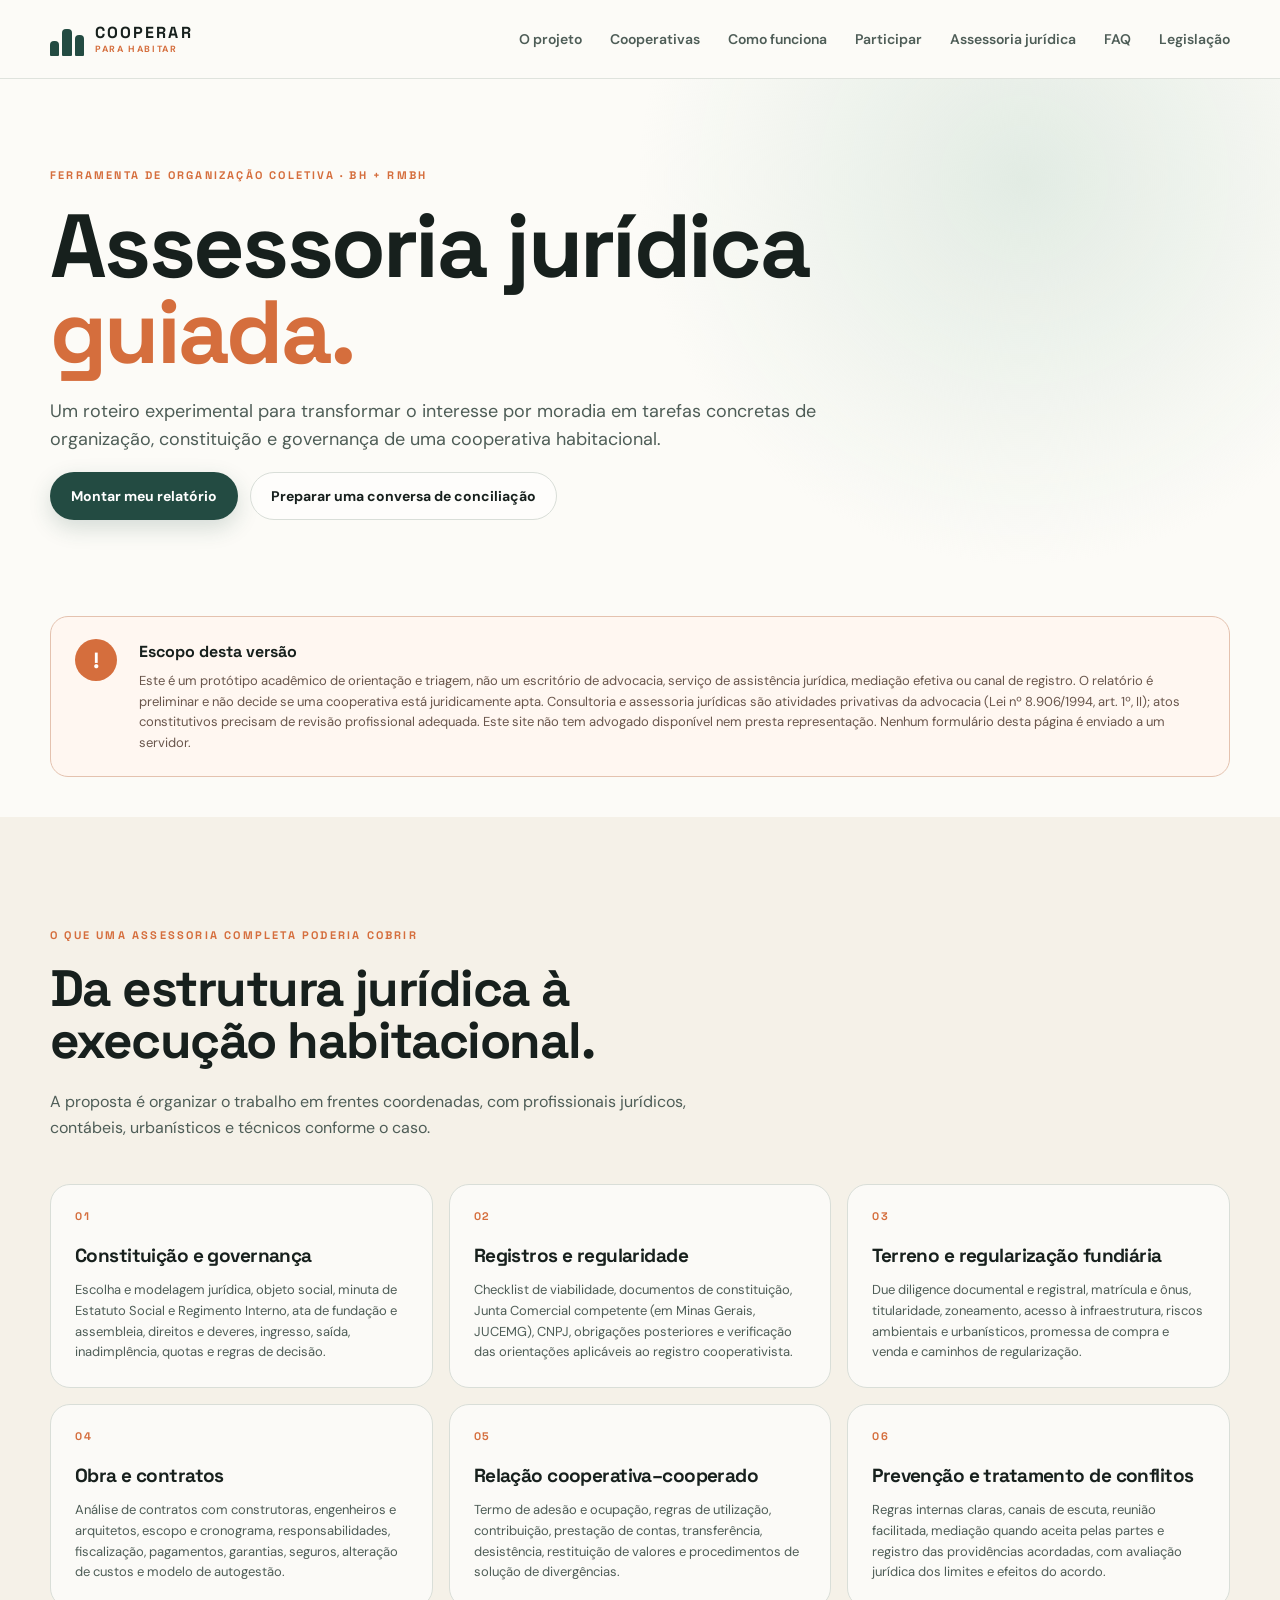
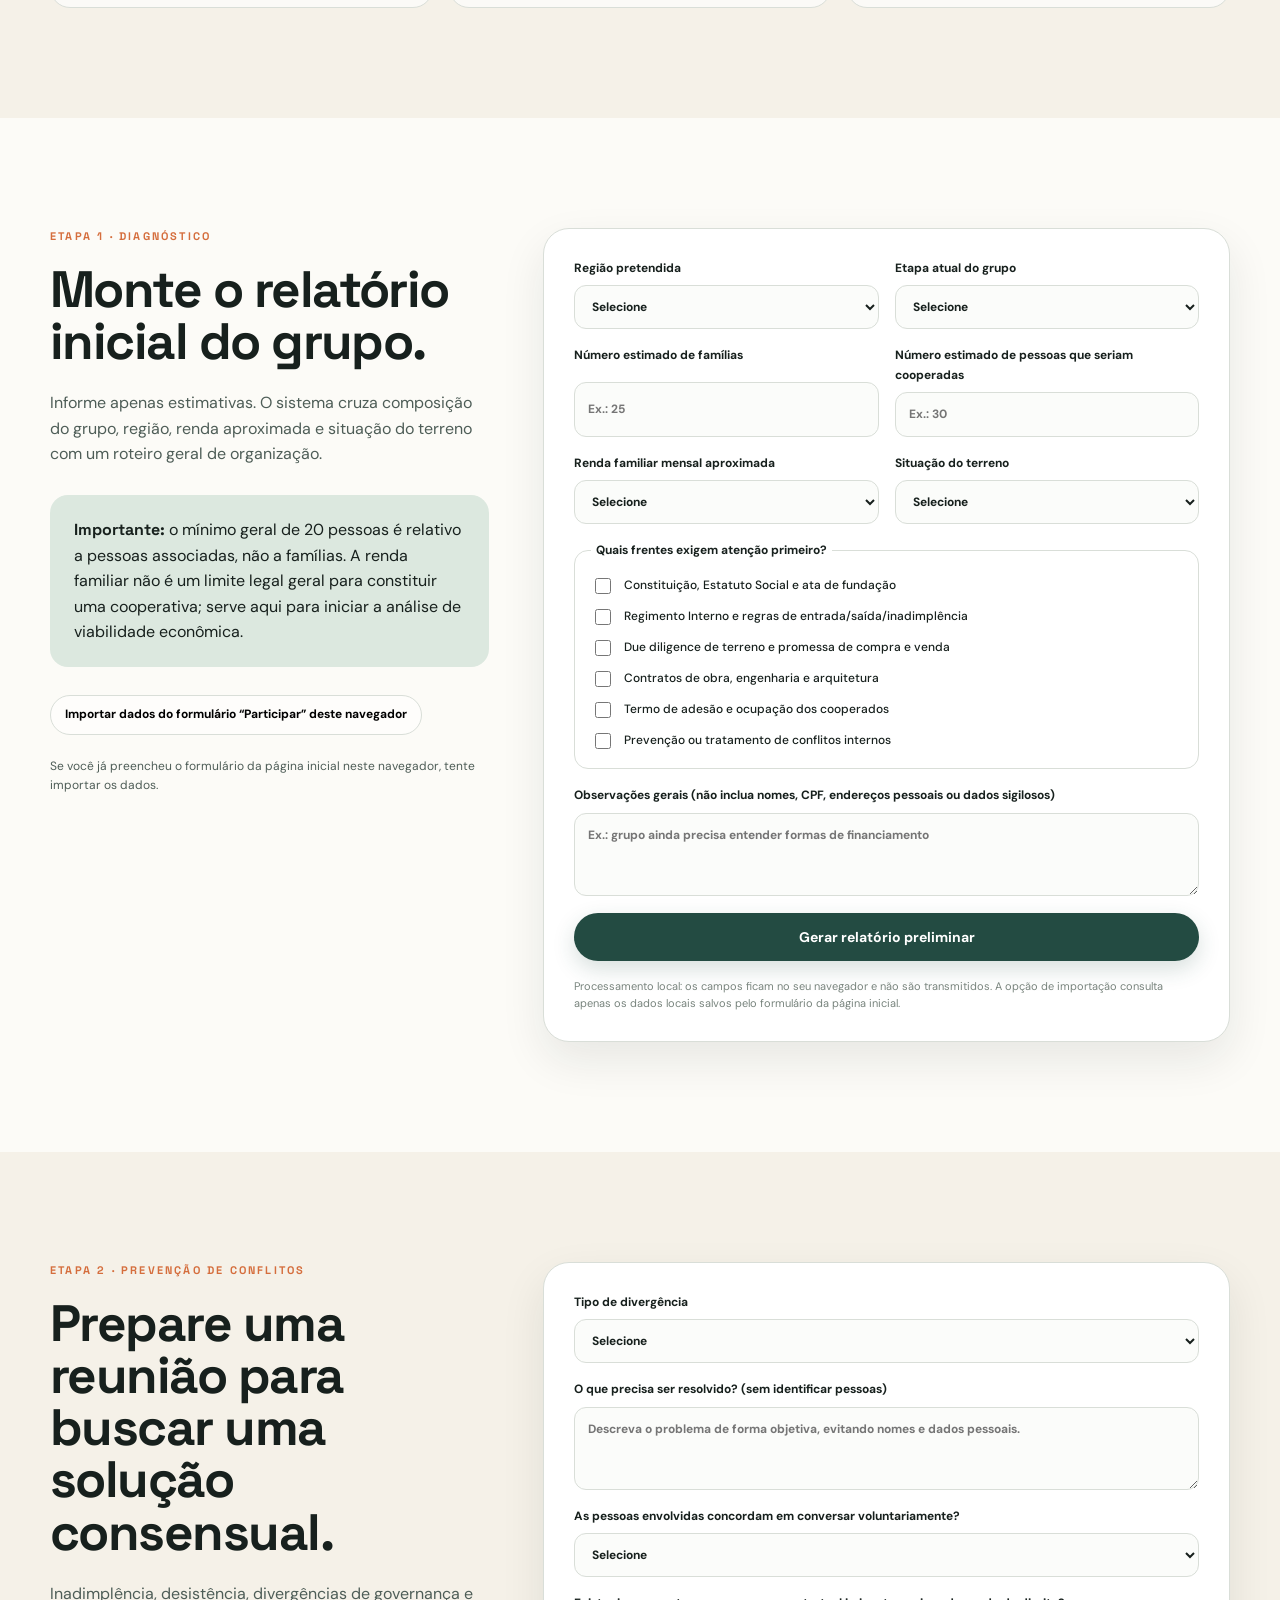
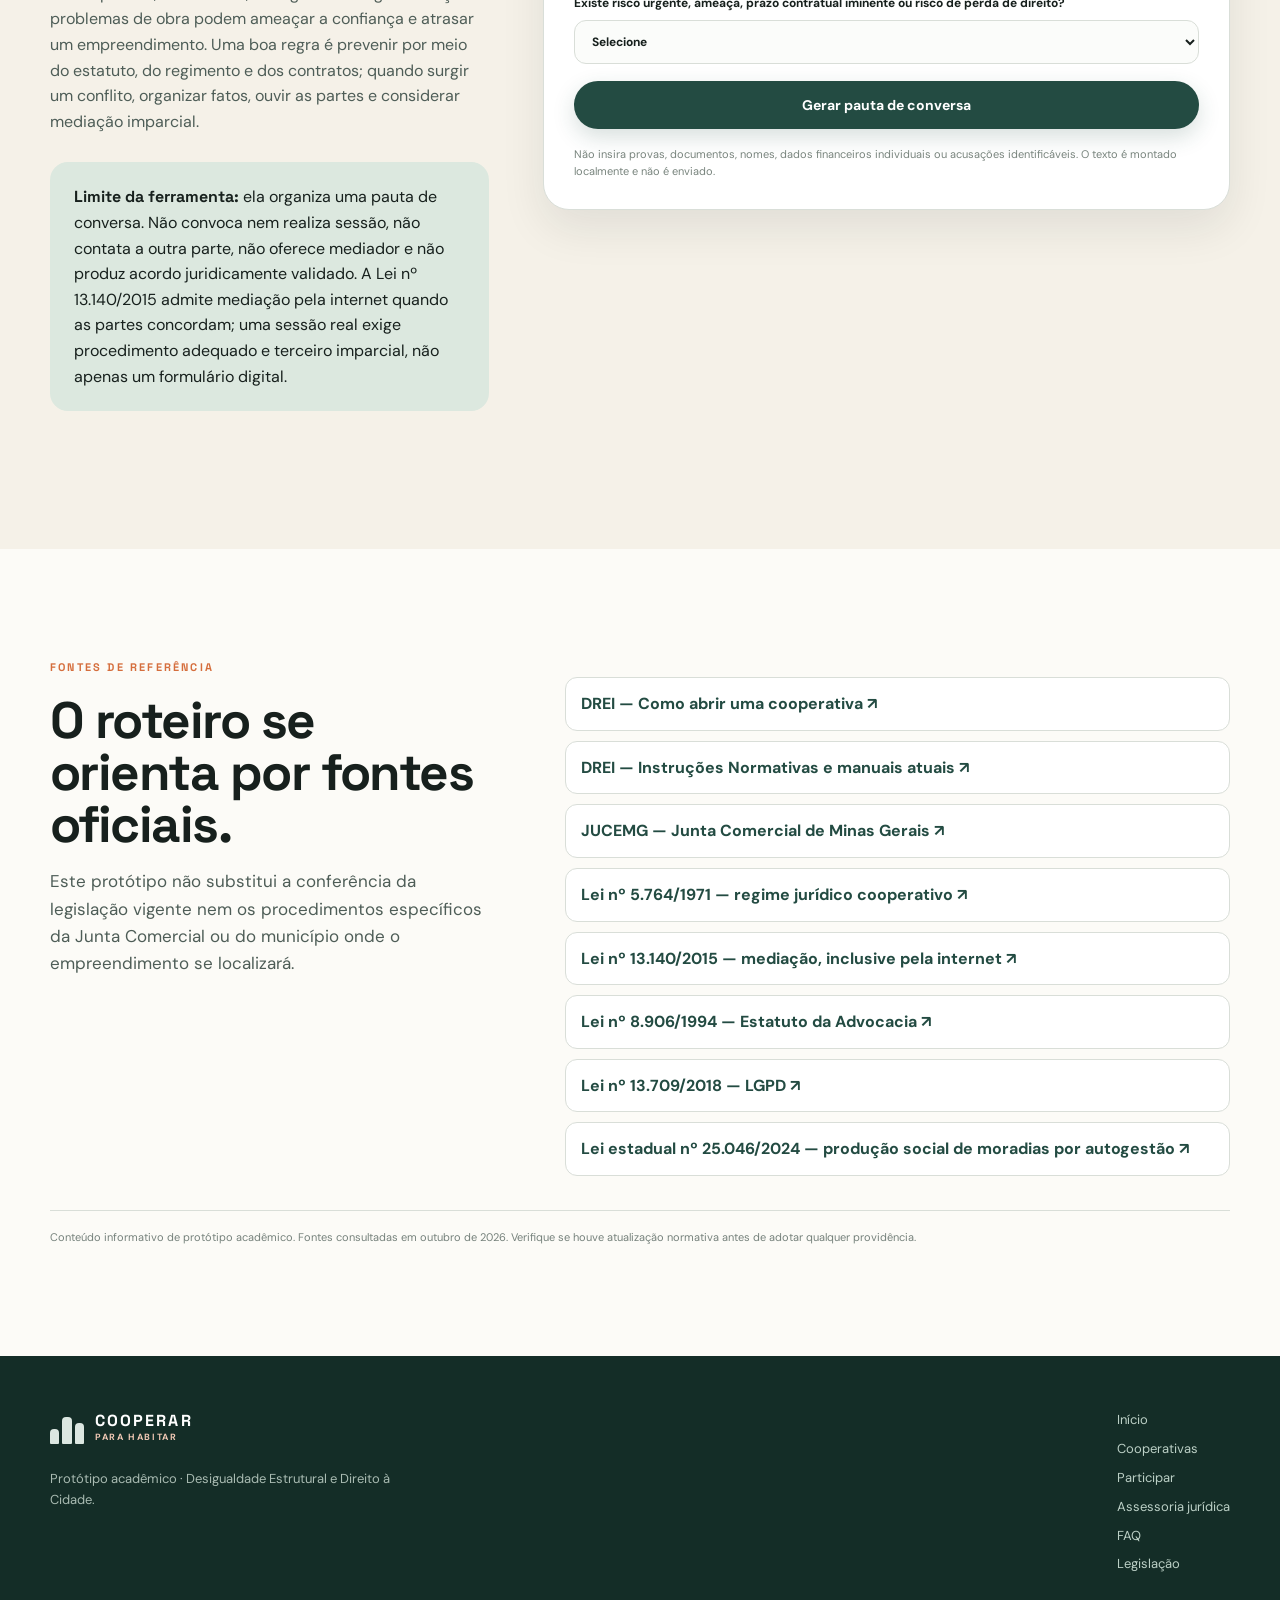
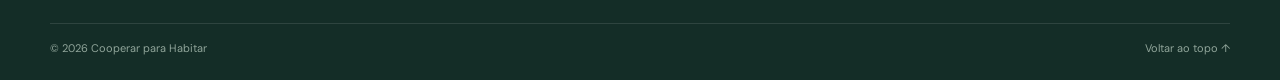
<file: assessoria-juridica.html>
<!DOCTYPE html>
<html lang="pt-BR">
<head>
  <meta charset="UTF-8">
  <meta name="viewport" content="width=device-width, initial-scale=1.0">
  <meta name="description" content="Roteiro experimental de constituição, governança e prevenção de conflitos em cooperativas habitacionais de BH e RMBH.">
  <title>Assessoria Jurídica Guiada | Cooperar para Habitar</title>
  <link rel="preconnect" href="https://fonts.googleapis.com">
  <link rel="preconnect" href="https://fonts.gstatic.com" crossorigin>
  <link href="https://fonts.googleapis.com/css2?family=DM+Sans:wght@400;500;600;700&family=Space+Grotesk:wght@500;600;700&display=swap" rel="stylesheet">
  <link rel="stylesheet" href="css/style.css">
</head>
<body>
  <header class="site-header" id="topo">
    <div class="container nav-wrap">
      <a class="brand" href="index.html" aria-label="Cooperar para Habitar - página inicial">
        <span class="brand-mark" aria-hidden="true"><span></span><span></span><span></span></span>
        <span class="brand-text"><strong>COOPERAR</strong><small>PARA HABITAR</small></span>
      </a>
      <button class="nav-toggle" id="navToggle" aria-label="Abrir menu" aria-expanded="false"><span></span><span></span><span></span></button>
      <nav class="site-nav" id="siteNav" aria-label="Navegação principal">
        <a href="index.html#projeto">O projeto</a>
        <a href="cooperativas.html">Cooperativas</a>
        <a href="index.html#como-funciona">Como funciona</a>
        <a href="index.html#participar">Participar</a>
        <a href="assessoria-juridica.html" aria-current="page">Assessoria jurídica</a>
        <a href="faq.html">FAQ</a>
        <a href="legislacao.html">Legislação</a>
      </nav>
    </div>
  </header>

  <main>
    <section class="info-hero legaltech-hero">
      <div class="container">
        <p class="eyebrow">FERRAMENTA DE ORGANIZAÇÃO COLETIVA · BH + RMBH</p>
        <h1>Assessoria jurídica<br><em>guiada.</em></h1>
        <p class="lede">Um roteiro experimental para transformar o interesse por moradia em tarefas concretas de organização, constituição e governança de uma cooperativa habitacional.</p>
        <div class="hero-actions">
          <a class="button button-primary" href="#diagnostico">Montar meu relatório</a>
          <a class="button button-ghost" href="#conflitos">Preparar uma conversa de conciliação</a>
        </div>
      </div>
    </section>

    <section class="section section-light legal-disclaimer-section">
      <div class="container">
        <div class="legal-disclaimer">
          <div class="disclaimer-icon" aria-hidden="true">!</div>
          <div>
            <strong>Escopo desta versão</strong>
            <p>Este é um protótipo acadêmico de orientação e triagem, não um escritório de advocacia, serviço de assistência jurídica, mediação efetiva ou canal de registro. O relatório é preliminar e não decide se uma cooperativa está juridicamente apta. Consultoria e assessoria jurídicas são atividades privativas da advocacia (Lei nº 8.906/1994, art. 1º, II); atos constitutivos precisam de revisão profissional adequada. Este site não tem advogado disponível nem presta representação. Nenhum formulário desta página é enviado a um servidor.</p>
          </div>
        </div>
      </div>
    </section>

    <section class="section section-cream" id="escopo">
      <div class="container">
        <div class="section-heading narrow">
          <p class="eyebrow">O QUE UMA ASSESSORIA COMPLETA PODERIA COBRIR</p>
          <h2>Da estrutura jurídica à execução habitacional.</h2>
          <p>A proposta é organizar o trabalho em frentes coordenadas, com profissionais jurídicos, contábeis, urbanísticos e técnicos conforme o caso.</p>
        </div>
        <div class="service-grid">
          <article class="service-card"><span>01</span><h3>Constituição e governança</h3><p>Escolha e modelagem jurídica, objeto social, minuta de Estatuto Social e Regimento Interno, ata de fundação e assembleia, direitos e deveres, ingresso, saída, inadimplência, quotas e regras de decisão.</p></article>
          <article class="service-card"><span>02</span><h3>Registros e regularidade</h3><p>Checklist de viabilidade, documentos de constituição, Junta Comercial competente (em Minas Gerais, JUCEMG), CNPJ, obrigações posteriores e verificação das orientações aplicáveis ao registro cooperativista.</p></article>
          <article class="service-card"><span>03</span><h3>Terreno e regularização fundiária</h3><p>Due diligence documental e registral, matrícula e ônus, titularidade, zoneamento, acesso à infraestrutura, riscos ambientais e urbanísticos, promessa de compra e venda e caminhos de regularização.</p></article>
          <article class="service-card"><span>04</span><h3>Obra e contratos</h3><p>Análise de contratos com construtoras, engenheiros e arquitetos, escopo e cronograma, responsabilidades, fiscalização, pagamentos, garantias, seguros, alteração de custos e modelo de autogestão.</p></article>
          <article class="service-card"><span>05</span><h3>Relação cooperativa–cooperado</h3><p>Termo de adesão e ocupação, regras de utilização, contribuição, prestação de contas, transferência, desistência, restituição de valores e procedimentos de solução de divergências.</p></article>
          <article class="service-card"><span>06</span><h3>Prevenção e tratamento de conflitos</h3><p>Regras internas claras, canais de escuta, reunião facilitada, mediação quando aceita pelas partes e registro das providências acordadas, com avaliação jurídica dos limites e efeitos do acordo.</p></article>
        </div>
      </div>
    </section>

    <section class="section section-light" id="diagnostico">
      <div class="container legaltech-layout">
        <div class="section-heading">
          <p class="eyebrow">ETAPA 1 · DIAGNÓSTICO</p>
          <h2>Monte o relatório inicial do grupo.</h2>
          <p>Informe apenas estimativas. O sistema cruza composição do grupo, região, renda aproximada e situação do terreno com um roteiro geral de organização.</p>
          <div class="callout"><strong>Importante:</strong> o mínimo geral de 20 pessoas é relativo a pessoas associadas, não a famílias. A renda familiar não é um limite legal geral para constituir uma cooperativa; serve aqui para iniciar a análise de viabilidade econômica.</div>
          <button class="button button-ghost button-small" id="importInterestData" type="button">Importar dados do formulário “Participar” deste navegador</button>
          <p class="small-muted" id="importStatus" role="status" aria-live="polite">Se você já preencheu o formulário da página inicial neste navegador, tente importar os dados.</p>
        </div>

        <div class="interest-form-card legaltech-form-card">
          <form id="legalAssessmentForm">
            <div class="form-row">
              <label>Região pretendida
                <select id="assessmentRegion" required>
                  <option value="">Selecione</option>
                  <option>Barreiro</option><option>Centro-Sul</option><option>Leste</option><option>Nordeste</option><option>Noroeste</option><option>Norte</option><option>Oeste</option><option>Pampulha</option><option>Venda Nova</option><option>RMBH (fora de BH)</option><option>A definir</option>
                </select>
              </label>
              <label>Etapa atual do grupo
                <select id="groupStage" required>
                  <option value="">Selecione</option>
                  <option value="explorando">Apenas pesquisando a ideia</option>
                  <option value="formando">Reunindo pessoas interessadas</option>
                  <option value="reunioes">Já realiza reuniões de organização</option>
                  <option value="constituida">A cooperativa já foi constituída</option>
                </select>
              </label>
            </div>
            <div class="form-row">
              <label>Número estimado de famílias
                <input id="assessmentFamilies" type="number" min="1" max="10000" inputmode="numeric" placeholder="Ex.: 25" required>
              </label>
              <label>Número estimado de pessoas que seriam cooperadas
                <input id="assessmentMembers" type="number" min="1" max="100000" inputmode="numeric" placeholder="Ex.: 30" required>
              </label>
            </div>
            <div class="form-row">
              <label>Renda familiar mensal aproximada
                <select id="assessmentIncome" required>
                  <option value="">Selecione</option>
                  <option>Até 1 salário mínimo</option>
                  <option>Mais de 1 até 2 salários mínimos</option>
                  <option>Mais de 2 até 3 salários mínimos</option>
                  <option>Mais de 3 até 5 salários mínimos</option>
                  <option>Mais de 5 salários mínimos</option>
                  <option>Grupo com rendas variadas</option>
                  <option>Não sabemos ainda</option>
                </select>
              </label>
              <label>Situação do terreno
                <select id="landStatus" required>
                  <option value="">Selecione</option>
                  <option value="none">Ainda não identificamos um terreno</option>
                  <option value="identified">Há um terreno em vista, sem análise técnica/jurídica</option>
                  <option value="reviewing">A análise documental/técnica está em andamento</option>
                  <option value="acquired">O grupo já adquiriu ou controla o terreno</option>
                </select>
              </label>
            </div>
            <fieldset class="check-fieldset">
              <legend>Quais frentes exigem atenção primeiro?</legend>
              <label class="check-line"><input type="checkbox" name="legalNeeds" value="Constituição, Estatuto Social e ata de fundação"> Constituição, Estatuto Social e ata de fundação</label>
              <label class="check-line"><input type="checkbox" name="legalNeeds" value="Regimento Interno e regras de entrada/saída/inadimplência"> Regimento Interno e regras de entrada/saída/inadimplência</label>
              <label class="check-line"><input type="checkbox" name="legalNeeds" value="Due diligence de terreno e promessa de compra e venda"> Due diligence de terreno e promessa de compra e venda</label>
              <label class="check-line"><input type="checkbox" name="legalNeeds" value="Contratos de obra, engenharia e arquitetura"> Contratos de obra, engenharia e arquitetura</label>
              <label class="check-line"><input type="checkbox" name="legalNeeds" value="Termo de adesão e ocupação dos cooperados"> Termo de adesão e ocupação dos cooperados</label>
              <label class="check-line"><input type="checkbox" name="legalNeeds" value="Prevenção ou tratamento de conflitos internos"> Prevenção ou tratamento de conflitos internos</label>
            </fieldset>
            <label>Observações gerais (não inclua nomes, CPF, endereços pessoais ou dados sigilosos)
              <textarea id="assessmentNotes" rows="3" placeholder="Ex.: grupo ainda precisa entender formas de financiamento"></textarea>
            </label>
            <button class="button button-primary" type="submit">Gerar relatório preliminar</button>
            <p class="privacy-note">Processamento local: os campos ficam no seu navegador e não são transmitidos. A opção de importação consulta apenas os dados locais salvos pelo formulário da página inicial.</p>
          </form>
        </div>
      </div>

      <div class="container report-wrap" id="reportWrap" hidden>
        <div class="report-header"><div><p class="eyebrow">RESULTADO DO ROTEIRO</p><h2>Relatório preliminar</h2></div><div class="report-actions"><button class="button button-ghost button-small" id="downloadReport" type="button">Baixar relatório (.txt)</button><button class="button button-ghost button-small" id="printReport" type="button">Imprimir / salvar PDF</button></div></div>
        <div class="report-sheet" id="reportContent" aria-live="polite"></div>
      </div>
    </section>

    <section class="section section-cream" id="conflitos">
      <div class="container legaltech-layout">
        <div class="section-heading">
          <p class="eyebrow">ETAPA 2 · PREVENÇÃO DE CONFLITOS</p>
          <h2>Prepare uma reunião para buscar uma solução consensual.</h2>
          <p>Inadimplência, desistência, divergências de governança e problemas de obra podem ameaçar a confiança e atrasar um empreendimento. Uma boa regra é prevenir por meio do estatuto, do regimento e dos contratos; quando surgir um conflito, organizar fatos, ouvir as partes e considerar mediação imparcial.</p>
          <div class="callout"><strong>Limite da ferramenta:</strong> ela organiza uma pauta de conversa. Não convoca nem realiza sessão, não contata a outra parte, não oferece mediador e não produz acordo juridicamente validado. A Lei nº 13.140/2015 admite mediação pela internet quando as partes concordam; uma sessão real exige procedimento adequado e terceiro imparcial, não apenas um formulário digital.</div>
        </div>
        <div class="interest-form-card legaltech-form-card">
          <form id="conflictForm">
            <label>Tipo de divergência
              <select id="conflictType" required>
                <option value="">Selecione</option>
                <option value="inadimplencia">Inadimplência ou atraso de contribuição</option>
                <option value="desistencia">Desistência, saída ou restituição de valores</option>
                <option value="governanca">Governança, assembleia, votação ou transparência</option>
                <option value="obra">Obra, cronograma, orçamento ou contrato com terceiros</option>
                <option value="terreno">Terreno, titularidade ou regularização</option>
                <option value="relacional">Conflito interpessoal ou quebra de confiança</option>
              </select>
            </label>
            <label>O que precisa ser resolvido? (sem identificar pessoas)
              <textarea id="conflictIssue" rows="3" required placeholder="Descreva o problema de forma objetiva, evitando nomes e dados pessoais."></textarea>
            </label>
            <label>As pessoas envolvidas concordam em conversar voluntariamente?
              <select id="conflictWillingness" required><option value="">Selecione</option><option value="yes">Sim</option><option value="unknown">Ainda não sabemos</option><option value="no">Não</option></select>
            </label>
            <label>Existe risco urgente, ameaça, prazo contratual iminente ou risco de perda de direito?
              <select id="conflictUrgency" required><option value="">Selecione</option><option value="no">Não identificado</option><option value="yes">Sim / não temos certeza</option></select>
            </label>
            <button class="button button-primary" type="submit">Gerar pauta de conversa</button>
            <p class="privacy-note">Não insira provas, documentos, nomes, dados financeiros individuais ou acusações identificáveis. O texto é montado localmente e não é enviado.</p>
          </form>
        </div>
      </div>
      <div class="container report-wrap" id="conflictReportWrap" hidden>
        <div class="report-header"><div><p class="eyebrow">PREPARAÇÃO PARA CONVERSA</p><h2>Pauta sugerida</h2></div><div class="report-actions"><button class="button button-ghost button-small" id="downloadConflict" type="button">Baixar pauta (.txt)</button></div></div>
        <div class="report-sheet" id="conflictReportContent" aria-live="polite"></div>
      </div>
    </section>

    <section class="section section-light">
      <div class="container sources-section">
        <div><p class="eyebrow">FONTES DE REFERÊNCIA</p><h2>O roteiro se orienta por fontes oficiais.</h2><p>Este protótipo não substitui a conferência da legislação vigente nem os procedimentos específicos da Junta Comercial ou do município onde o empreendimento se localizará.</p></div>
        <div class="link-list">
          <a href="https://www.gov.br/empresas-e-negocios/pt-br/drei/orientacoes-de-abertura/quero-abrir/quero-abrir-uma-cooperativa" target="_blank" rel="noopener noreferrer">DREI — Como abrir uma cooperativa ↗</a>
          <a href="https://www.gov.br/empresas-e-negocios/pt-br/drei/legislacao/instrucoes-normativas" target="_blank" rel="noopener noreferrer">DREI — Instruções Normativas e manuais atuais ↗</a>
          <a href="https://www.jucemg.mg.gov.br/" target="_blank" rel="noopener noreferrer">JUCEMG — Junta Comercial de Minas Gerais ↗</a>
          <a href="https://www.planalto.gov.br/ccivil_03/leis/l5764.htm" target="_blank" rel="noopener noreferrer">Lei nº 5.764/1971 — regime jurídico cooperativo ↗</a>
          <a href="https://www.planalto.gov.br/ccivil_03/_ato2015-2018/2015/lei/l13140.htm" target="_blank" rel="noopener noreferrer">Lei nº 13.140/2015 — mediação, inclusive pela internet ↗</a>
          <a href="https://www.planalto.gov.br/ccivil_03/leis/l8906.htm" target="_blank" rel="noopener noreferrer">Lei nº 8.906/1994 — Estatuto da Advocacia ↗</a>
          <a href="https://www.planalto.gov.br/ccivil_03/_ato2015-2018/2018/lei/l13709.htm" target="_blank" rel="noopener noreferrer">Lei nº 13.709/2018 — LGPD ↗</a>
          <a href="https://www.almg.gov.br/legislacao-mineira/LEI/25046/2024/" target="_blank" rel="noopener noreferrer">Lei estadual nº 25.046/2024 — produção social de moradias por autogestão ↗</a>
        </div>
      </div>
      <div class="container verify">Conteúdo informativo de protótipo acadêmico. Fontes consultadas em outubro de 2026. Verifique se houve atualização normativa antes de adotar qualquer providência.</div>
    </section>
  </main>

  <footer class="site-footer">
    <div class="container footer-grid">
      <div><a class="brand footer-brand" href="index.html"><span class="brand-mark" aria-hidden="true"><span></span><span></span><span></span></span><span class="brand-text"><strong>COOPERAR</strong><small>PARA HABITAR</small></span></a><p>Protótipo acadêmico · Desigualdade Estrutural e Direito à Cidade.</p></div>
      <div class="footer-links"><a href="index.html">Início</a><a href="cooperativas.html">Cooperativas</a><a href="index.html#participar">Participar</a><a href="assessoria-juridica.html">Assessoria jurídica</a><a href="faq.html">FAQ</a><a href="legislacao.html">Legislação</a></div>
    </div>
    <div class="container footer-bottom"><span>© 2026 Cooperar para Habitar</span><a href="#topo">Voltar ao topo ↑</a></div>
  </footer>
  <script src="js/script.js"></script>
</body>
</html>
</file>
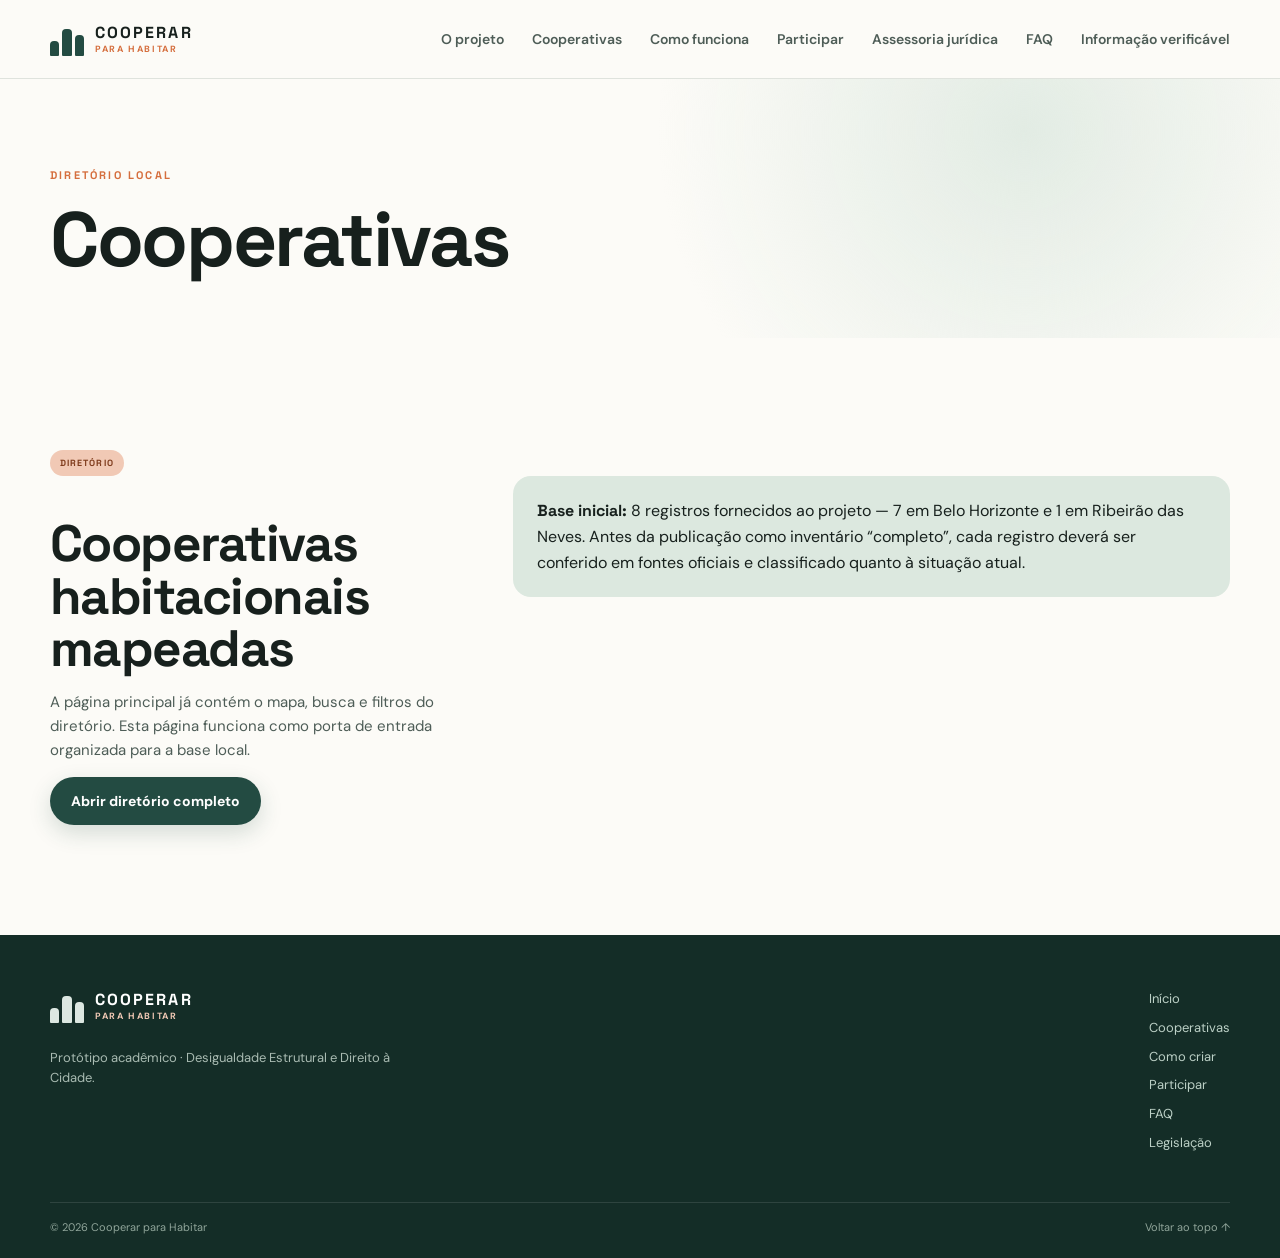
<file: cooperativas.html>
<!DOCTYPE html>
<html lang="pt-BR">
<head>
<meta charset="UTF-8"><meta name="viewport" content="width=device-width, initial-scale=1.0">
<meta name="description" content="Cooperativas — Cooperar para Habitar">
<title>Cooperativas | Cooperar para Habitar</title>
<link rel="preconnect" href="https://fonts.googleapis.com"><link rel="preconnect" href="https://fonts.gstatic.com" crossorigin>
<link href="https://fonts.googleapis.com/css2?family=DM+Sans:wght@400;500;600;700&family=Space+Grotesk:wght@500;600;700&display=swap" rel="stylesheet">
<link rel="stylesheet" href="css/style.css">
</head>
<body><header class="site-header" id="topo">
  <div class="container nav-wrap">
    <a class="brand" href="index.html" aria-label="Cooperar para Habitar - página inicial">
      <span class="brand-mark" aria-hidden="true"><span></span><span></span><span></span></span>
      <span class="brand-text"><strong>COOPERAR</strong><small>PARA HABITAR</small></span>
    </a>
    <button class="nav-toggle" id="navToggle" aria-label="Abrir menu" aria-expanded="false"><span></span><span></span><span></span></button>
    <nav class="site-nav" id="siteNav" aria-label="Navegação principal">
      <a href="index.html#projeto">O projeto</a>
      <a href="cooperativas.html">Cooperativas</a>
      <a href="index.html#como-funciona">Como funciona</a>
      <a href="index.html#participar">Participar</a>
      <a href="assessoria-juridica.html">Assessoria jurídica</a>
      <a href="faq.html">FAQ</a>
      <a href="legislacao.html">Informação verificável</a>
    </nav>
  </div>
</header>
<main>
<section class="info-hero"><div class="container"><p class="eyebrow">DIRETÓRIO LOCAL</p><h1 style="font-size:clamp(2.8rem,6vw,5.2rem)">Cooperativas</h1></div></section>
<section class="section section-light"><div class="container prose"><div class="info-layout"><div><span class="badge-note">Diretório</span><h2>Cooperativas habitacionais mapeadas</h2><p>A página principal já contém o mapa, busca e filtros do diretório. Esta página funciona como porta de entrada organizada para a base local.</p><a class="button button-primary" href="index.html#cooperativas">Abrir diretório completo</a></div><div class="callout"><strong>Base inicial:</strong> 8 registros fornecidos ao projeto — 7 em Belo Horizonte e 1 em Ribeirão das Neves. Antes da publicação como inventário “completo”, cada registro deverá ser conferido em fontes oficiais e classificado quanto à situação atual.</div></div></div></section>
</main><footer class="site-footer">
  <div class="container footer-grid">
    <div>
      <a class="brand footer-brand" href="index.html"><span class="brand-mark" aria-hidden="true"><span></span><span></span><span></span></span><span class="brand-text"><strong>COOPERAR</strong><small>PARA HABITAR</small></span></a>
      <p>Protótipo acadêmico · Desigualdade Estrutural e Direito à Cidade.</p>
    </div>
    <div class="footer-links">
      <a href="index.html">Início</a><a href="cooperativas.html">Cooperativas</a><a href="assessoria-juridica.html#diagnostico">Como criar</a><a href="index.html#participar">Participar</a><a href="faq.html">FAQ</a><a href="legislacao.html">Legislação</a>
    </div>
  </div>
  <div class="container footer-bottom"><span>© 2026 Cooperar para Habitar</span><a href="#topo">Voltar ao topo ↑</a></div>
</footer>
<script src="js/script.js"></script>
</body></html>
</file>
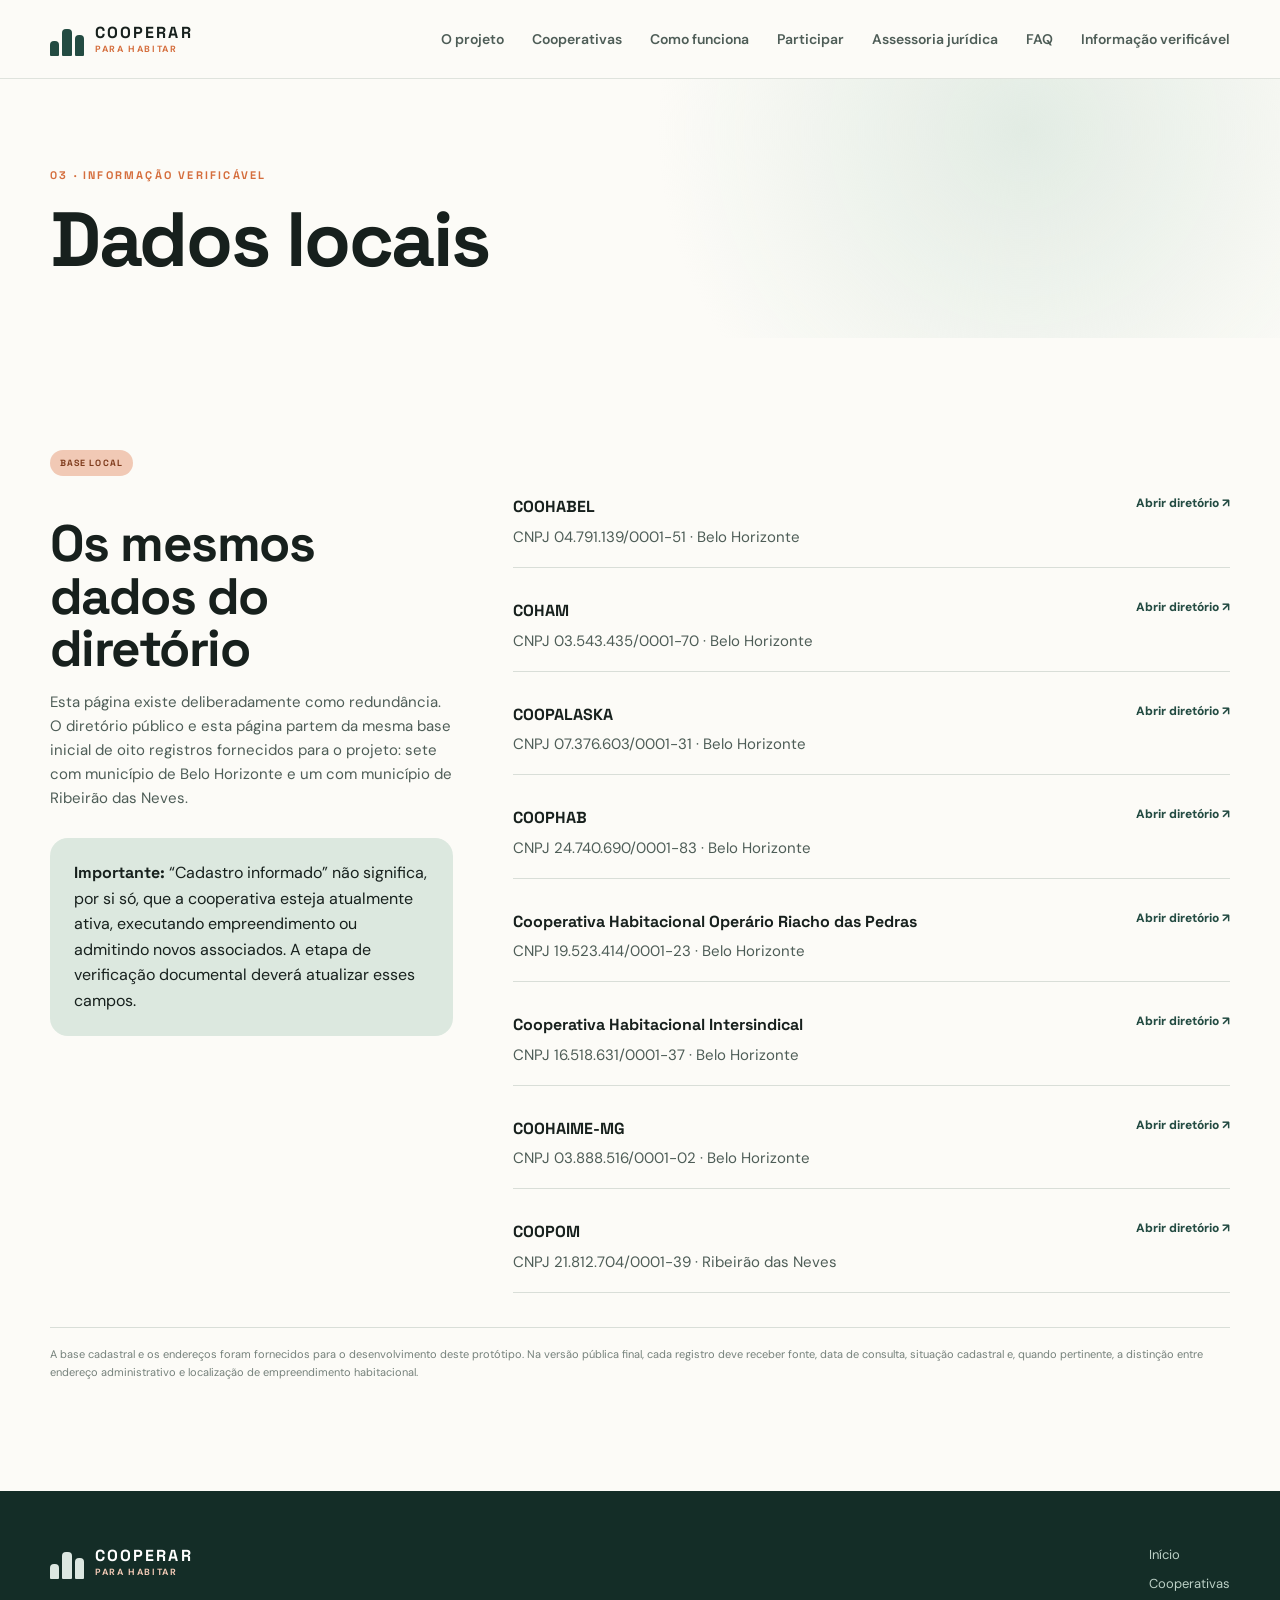
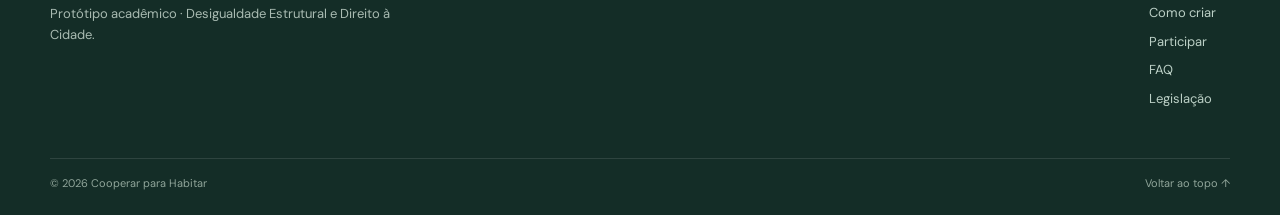
<file: dados-locais.html>
<!DOCTYPE html>
<html lang="pt-BR">
<head>
<meta charset="UTF-8"><meta name="viewport" content="width=device-width, initial-scale=1.0">
<meta name="description" content="Dados locais — Cooperar para Habitar">
<title>Dados locais | Cooperar para Habitar</title>
<link rel="preconnect" href="https://fonts.googleapis.com"><link rel="preconnect" href="https://fonts.gstatic.com" crossorigin>
<link href="https://fonts.googleapis.com/css2?family=DM+Sans:wght@400;500;600;700&family=Space+Grotesk:wght@500;600;700&display=swap" rel="stylesheet">
<link rel="stylesheet" href="css/style.css">
</head>
<body><header class="site-header" id="topo">
  <div class="container nav-wrap">
    <a class="brand" href="index.html" aria-label="Cooperar para Habitar - página inicial">
      <span class="brand-mark" aria-hidden="true"><span></span><span></span><span></span></span>
      <span class="brand-text"><strong>COOPERAR</strong><small>PARA HABITAR</small></span>
    </a>
    <button class="nav-toggle" id="navToggle" aria-label="Abrir menu" aria-expanded="false"><span></span><span></span><span></span></button>
    <nav class="site-nav" id="siteNav" aria-label="Navegação principal">
      <a href="index.html#projeto">O projeto</a>
      <a href="cooperativas.html">Cooperativas</a>
      <a href="index.html#como-funciona">Como funciona</a>
      <a href="index.html#participar">Participar</a>
      <a href="assessoria-juridica.html">Assessoria jurídica</a>
      <a href="faq.html">FAQ</a>
      <a href="legislacao.html">Informação verificável</a>
    </nav>
  </div>
</header>
<main>
<section class="info-hero"><div class="container"><p class="eyebrow">03 · INFORMAÇÃO VERIFICÁVEL</p><h1 style="font-size:clamp(2.8rem,6vw,5.2rem)">Dados locais</h1></div></section>
<section class="section section-light"><div class="container prose"><div class="info-layout"><div><span class="badge-note">Base local</span><h2>Os mesmos dados do diretório</h2><p>Esta página existe deliberadamente como redundância. O diretório público e esta página partem da mesma base inicial de oito registros fornecidos para o projeto: sete com município de Belo Horizonte e um com município de Ribeirão das Neves.</p><div class="callout"><strong>Importante:</strong> “Cadastro informado” não significa, por si só, que a cooperativa esteja atualmente ativa, executando empreendimento ou admitindo novos associados. A etapa de verificação documental deverá atualizar esses campos.</div></div><div class="document-list"><div class="document-item"><div><strong>COOHABEL</strong><p>CNPJ 04.791.139/0001-51 · Belo Horizonte</p></div><a href="cooperativas.html">Abrir diretório ↗</a></div><div class="document-item"><div><strong>COHAM</strong><p>CNPJ 03.543.435/0001-70 · Belo Horizonte</p></div><a href="cooperativas.html">Abrir diretório ↗</a></div><div class="document-item"><div><strong>COOPALASKA</strong><p>CNPJ 07.376.603/0001-31 · Belo Horizonte</p></div><a href="cooperativas.html">Abrir diretório ↗</a></div><div class="document-item"><div><strong>COOPHAB</strong><p>CNPJ 24.740.690/0001-83 · Belo Horizonte</p></div><a href="cooperativas.html">Abrir diretório ↗</a></div><div class="document-item"><div><strong>Cooperativa Habitacional Operário Riacho das Pedras</strong><p>CNPJ 19.523.414/0001-23 · Belo Horizonte</p></div><a href="cooperativas.html">Abrir diretório ↗</a></div><div class="document-item"><div><strong>Cooperativa Habitacional Intersindical</strong><p>CNPJ 16.518.631/0001-37 · Belo Horizonte</p></div><a href="cooperativas.html">Abrir diretório ↗</a></div><div class="document-item"><div><strong>COOHAIME-MG</strong><p>CNPJ 03.888.516/0001-02 · Belo Horizonte</p></div><a href="cooperativas.html">Abrir diretório ↗</a></div><div class="document-item"><div><strong>COOPOM</strong><p>CNPJ 21.812.704/0001-39 · Ribeirão das Neves</p></div><a href="cooperativas.html">Abrir diretório ↗</a></div></div></div><div class="verify">A base cadastral e os endereços foram fornecidos para o desenvolvimento deste protótipo. Na versão pública final, cada registro deve receber fonte, data de consulta, situação cadastral e, quando pertinente, a distinção entre endereço administrativo e localização de empreendimento habitacional.</div></div></section>
</main><footer class="site-footer">
  <div class="container footer-grid">
    <div>
      <a class="brand footer-brand" href="index.html"><span class="brand-mark" aria-hidden="true"><span></span><span></span><span></span></span><span class="brand-text"><strong>COOPERAR</strong><small>PARA HABITAR</small></span></a>
      <p>Protótipo acadêmico · Desigualdade Estrutural e Direito à Cidade.</p>
    </div>
    <div class="footer-links">
      <a href="index.html">Início</a><a href="cooperativas.html">Cooperativas</a><a href="assessoria-juridica.html#diagnostico">Como criar</a><a href="index.html#participar">Participar</a><a href="faq.html">FAQ</a><a href="legislacao.html">Legislação</a>
    </div>
  </div>
  <div class="container footer-bottom"><span>© 2026 Cooperar para Habitar</span><a href="#topo">Voltar ao topo ↑</a></div>
</footer>
<script src="js/script.js"></script>
</body></html>
</file>
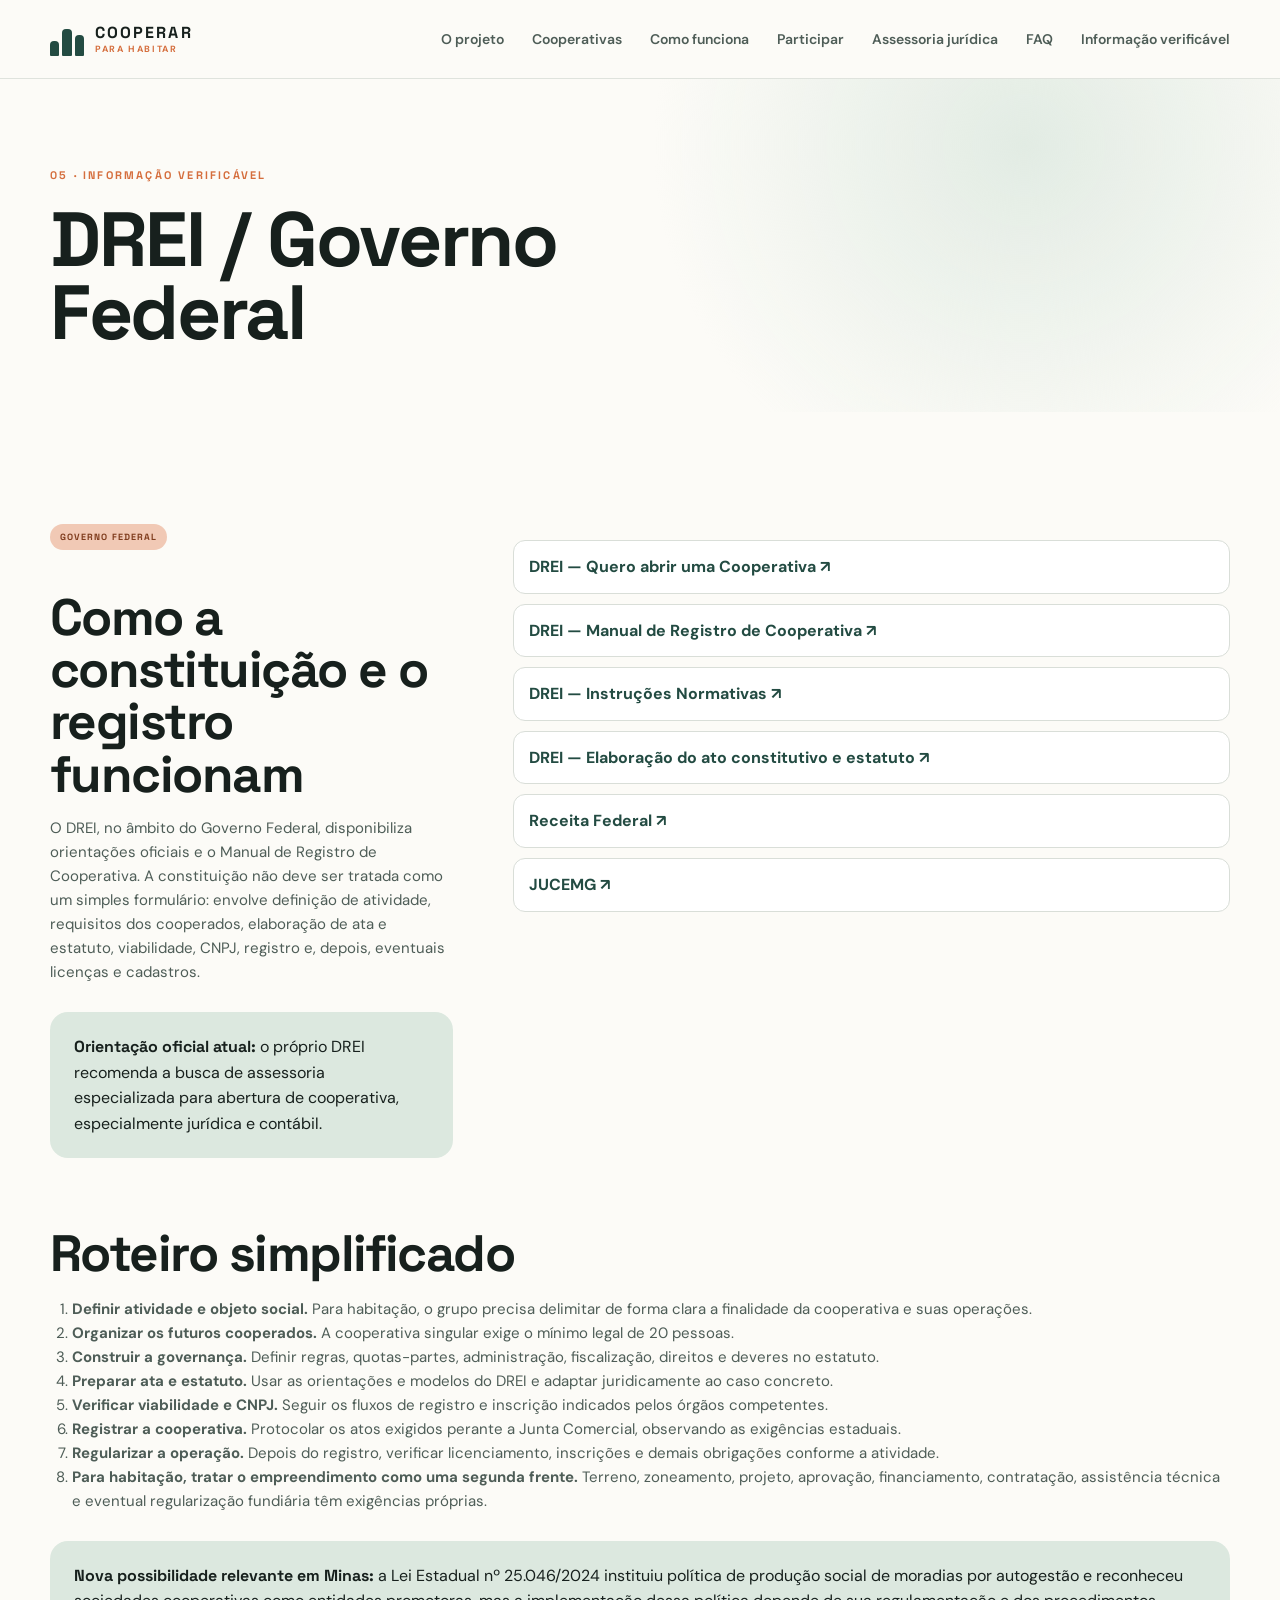
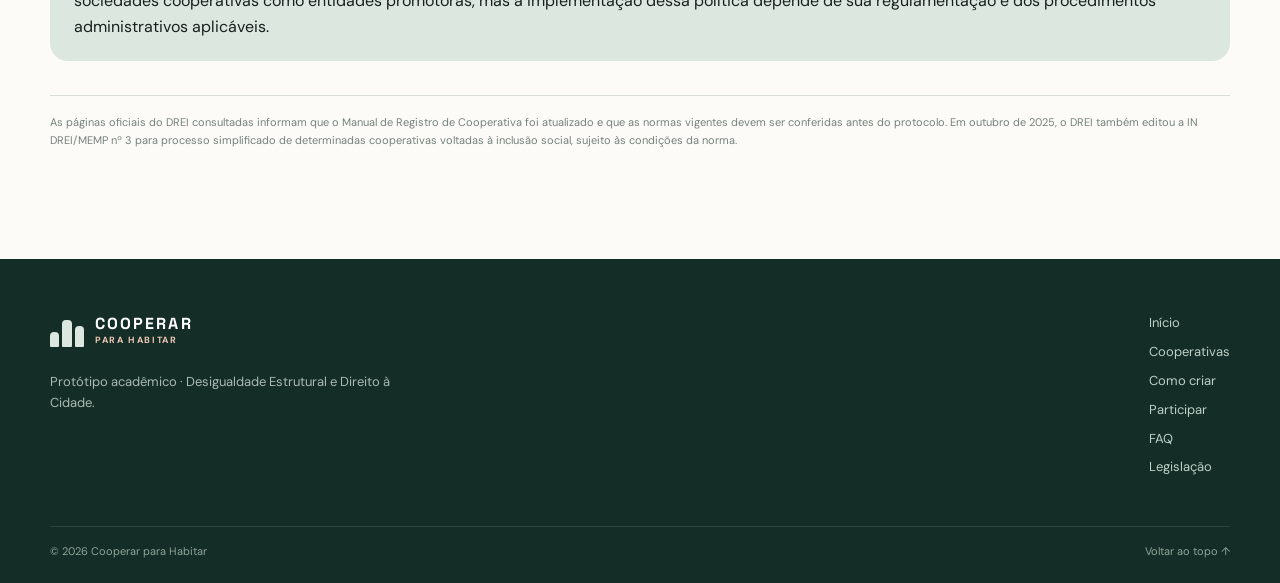
<file: drei.html>
<!DOCTYPE html>
<html lang="pt-BR">
<head>
<meta charset="UTF-8"><meta name="viewport" content="width=device-width, initial-scale=1.0">
<meta name="description" content="DREI / Governo Federal — Cooperar para Habitar">
<title>DREI / Governo Federal | Cooperar para Habitar</title>
<link rel="preconnect" href="https://fonts.googleapis.com"><link rel="preconnect" href="https://fonts.gstatic.com" crossorigin>
<link href="https://fonts.googleapis.com/css2?family=DM+Sans:wght@400;500;600;700&family=Space+Grotesk:wght@500;600;700&display=swap" rel="stylesheet">
<link rel="stylesheet" href="css/style.css">
</head>
<body><header class="site-header" id="topo">
  <div class="container nav-wrap">
    <a class="brand" href="index.html" aria-label="Cooperar para Habitar - página inicial">
      <span class="brand-mark" aria-hidden="true"><span></span><span></span><span></span></span>
      <span class="brand-text"><strong>COOPERAR</strong><small>PARA HABITAR</small></span>
    </a>
    <button class="nav-toggle" id="navToggle" aria-label="Abrir menu" aria-expanded="false"><span></span><span></span><span></span></button>
    <nav class="site-nav" id="siteNav" aria-label="Navegação principal">
      <a href="index.html#projeto">O projeto</a>
      <a href="cooperativas.html">Cooperativas</a>
      <a href="index.html#como-funciona">Como funciona</a>
      <a href="index.html#participar">Participar</a>
      <a href="assessoria-juridica.html">Assessoria jurídica</a>
      <a href="faq.html">FAQ</a>
      <a href="legislacao.html">Informação verificável</a>
    </nav>
  </div>
</header>
<main>
<section class="info-hero"><div class="container"><p class="eyebrow">05 · INFORMAÇÃO VERIFICÁVEL</p><h1 style="font-size:clamp(2.8rem,6vw,5.2rem)">DREI / Governo Federal</h1></div></section>
<section class="section section-light"><div class="container prose"><div class="info-layout"><div><span class="badge-note">Governo Federal</span><h2>Como a constituição e o registro funcionam</h2><p>O DREI, no âmbito do Governo Federal, disponibiliza orientações oficiais e o Manual de Registro de Cooperativa. A constituição não deve ser tratada como um simples formulário: envolve definição de atividade, requisitos dos cooperados, elaboração de ata e estatuto, viabilidade, CNPJ, registro e, depois, eventuais licenças e cadastros.</p><div class="callout"><strong>Orientação oficial atual:</strong> o próprio DREI recomenda a busca de assessoria especializada para abertura de cooperativa, especialmente jurídica e contábil.</div></div><div class="link-list"><a href="https://www.gov.br/empresas-e-negocios/pt-br/drei/orientacoes-de-abertura/quero-abrir/quero-abrir-uma-cooperativa" target="_blank">DREI — Quero abrir uma Cooperativa ↗</a><a href="https://www.gov.br/empresas-e-negocios/pt-br/drei/legislacao/instrucoes-normativas/arquivos-instrucoes-normativas-em-vigor/AnexoVIManualdeRegistrodeCooperativa.pdf/view" target="_blank">DREI — Manual de Registro de Cooperativa ↗</a><a href="https://www.gov.br/empresas-e-negocios/pt-br/drei/legislacao/instrucoes-normativas" target="_blank">DREI — Instruções Normativas ↗</a><a href="https://www.gov.br/empresas-e-negocios/pt-br/drei/orientacoes-de-abertura/ato-constitutivo-da-empresa/quero-elaborar-o-ato-constitutivo-de-empresa" target="_blank">DREI — Elaboração do ato constitutivo e estatuto ↗</a><a href="https://www.gov.br/receitafederal/pt-br" target="_blank">Receita Federal ↗</a><a href="https://www.jucemg.mg.gov.br/" target="_blank">JUCEMG ↗</a></div></div><h2>Roteiro simplificado</h2><ol><li><strong>Definir atividade e objeto social.</strong> Para habitação, o grupo precisa delimitar de forma clara a finalidade da cooperativa e suas operações.</li><li><strong>Organizar os futuros cooperados.</strong> A cooperativa singular exige o mínimo legal de 20 pessoas.</li><li><strong>Construir a governança.</strong> Definir regras, quotas-partes, administração, fiscalização, direitos e deveres no estatuto.</li><li><strong>Preparar ata e estatuto.</strong> Usar as orientações e modelos do DREI e adaptar juridicamente ao caso concreto.</li><li><strong>Verificar viabilidade e CNPJ.</strong> Seguir os fluxos de registro e inscrição indicados pelos órgãos competentes.</li><li><strong>Registrar a cooperativa.</strong> Protocolar os atos exigidos perante a Junta Comercial, observando as exigências estaduais.</li><li><strong>Regularizar a operação.</strong> Depois do registro, verificar licenciamento, inscrições e demais obrigações conforme a atividade.</li><li><strong>Para habitação, tratar o empreendimento como uma segunda frente.</strong> Terreno, zoneamento, projeto, aprovação, financiamento, contratação, assistência técnica e eventual regularização fundiária têm exigências próprias.</li></ol><div class="callout"><strong>Nova possibilidade relevante em Minas:</strong> a Lei Estadual nº 25.046/2024 instituiu política de produção social de moradias por autogestão e reconheceu sociedades cooperativas como entidades promotoras, mas a implementação dessa política depende de sua regulamentação e dos procedimentos administrativos aplicáveis.</div><div class="verify">As páginas oficiais do DREI consultadas informam que o Manual de Registro de Cooperativa foi atualizado e que as normas vigentes devem ser conferidas antes do protocolo. Em outubro de 2025, o DREI também editou a IN DREI/MEMP nº 3 para processo simplificado de determinadas cooperativas voltadas à inclusão social, sujeito às condições da norma.</div></div></section>
</main><footer class="site-footer">
  <div class="container footer-grid">
    <div>
      <a class="brand footer-brand" href="index.html"><span class="brand-mark" aria-hidden="true"><span></span><span></span><span></span></span><span class="brand-text"><strong>COOPERAR</strong><small>PARA HABITAR</small></span></a>
      <p>Protótipo acadêmico · Desigualdade Estrutural e Direito à Cidade.</p>
    </div>
    <div class="footer-links">
      <a href="index.html">Início</a><a href="cooperativas.html">Cooperativas</a><a href="assessoria-juridica.html#diagnostico">Como criar</a><a href="index.html#participar">Participar</a><a href="faq.html">FAQ</a><a href="legislacao.html">Legislação</a>
    </div>
  </div>
  <div class="container footer-bottom"><span>© 2026 Cooperar para Habitar</span><a href="#topo">Voltar ao topo ↑</a></div>
</footer>
<script src="js/script.js"></script>
</body></html>
</file>
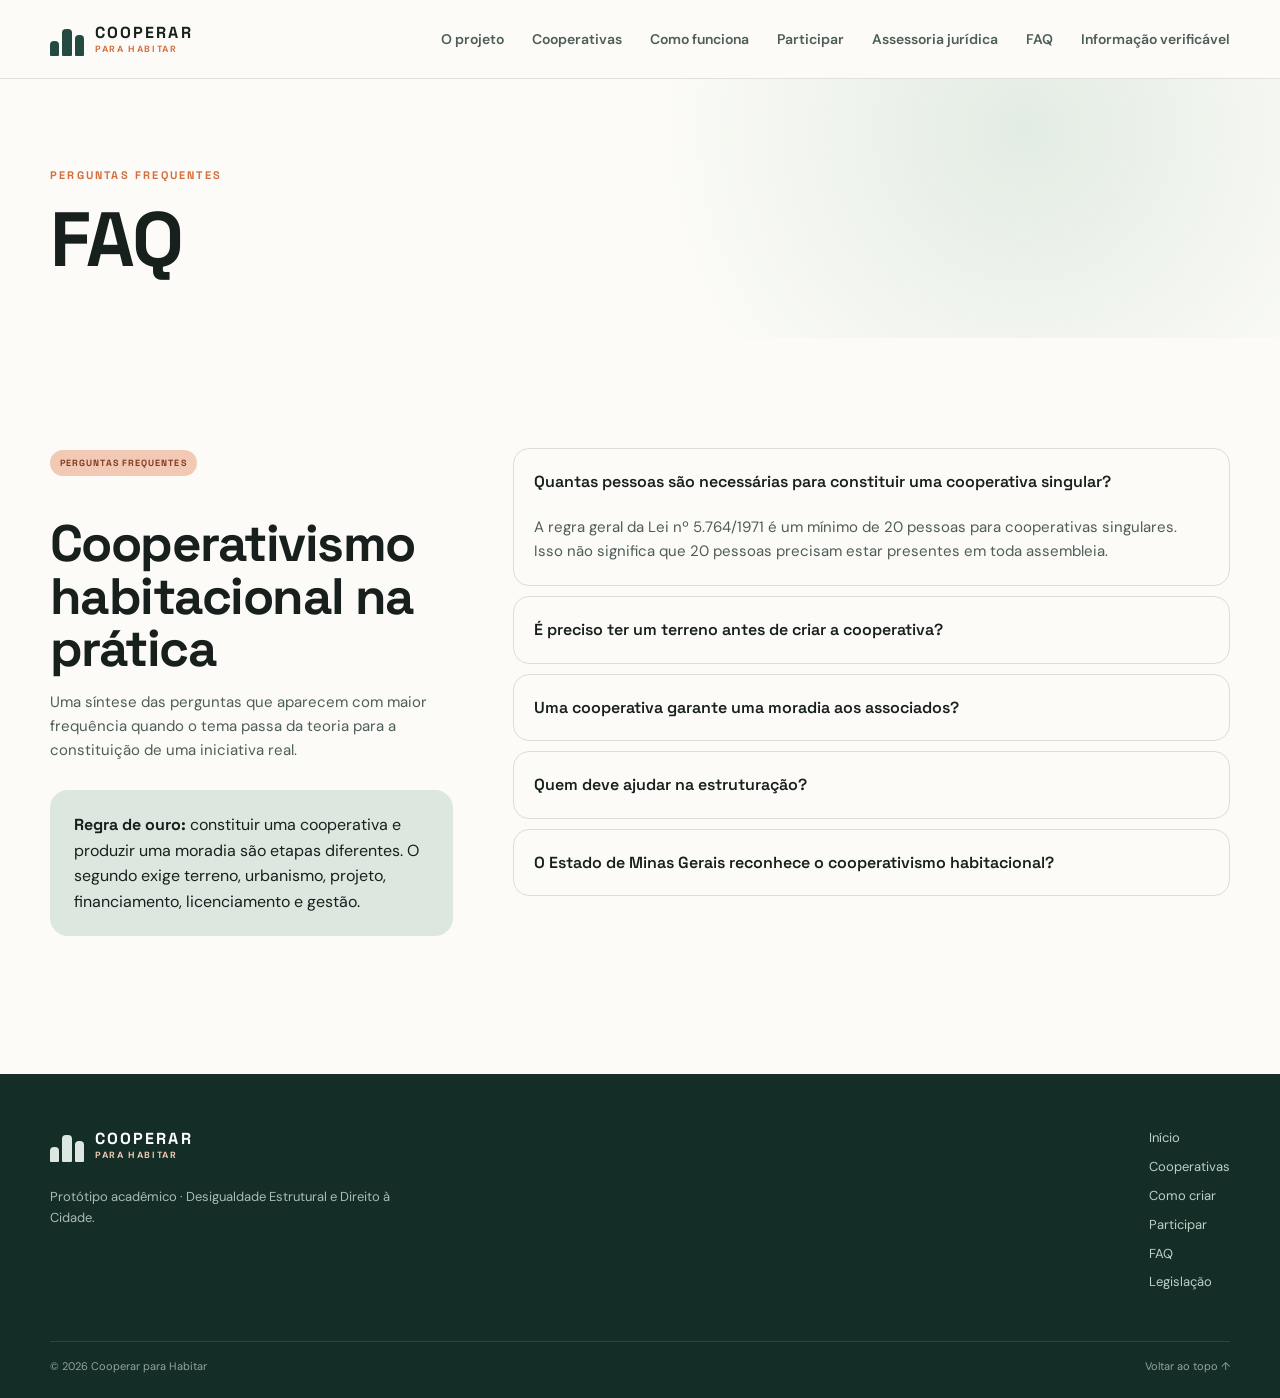
<file: faq.html>
<!DOCTYPE html>
<html lang="pt-BR">
<head>
<meta charset="UTF-8"><meta name="viewport" content="width=device-width, initial-scale=1.0">
<meta name="description" content="FAQ — Cooperar para Habitar">
<title>FAQ | Cooperar para Habitar</title>
<link rel="preconnect" href="https://fonts.googleapis.com"><link rel="preconnect" href="https://fonts.gstatic.com" crossorigin>
<link href="https://fonts.googleapis.com/css2?family=DM+Sans:wght@400;500;600;700&family=Space+Grotesk:wght@500;600;700&display=swap" rel="stylesheet">
<link rel="stylesheet" href="css/style.css">
</head>
<body><header class="site-header" id="topo">
  <div class="container nav-wrap">
    <a class="brand" href="index.html" aria-label="Cooperar para Habitar - página inicial">
      <span class="brand-mark" aria-hidden="true"><span></span><span></span><span></span></span>
      <span class="brand-text"><strong>COOPERAR</strong><small>PARA HABITAR</small></span>
    </a>
    <button class="nav-toggle" id="navToggle" aria-label="Abrir menu" aria-expanded="false"><span></span><span></span><span></span></button>
    <nav class="site-nav" id="siteNav" aria-label="Navegação principal">
      <a href="index.html#projeto">O projeto</a>
      <a href="cooperativas.html">Cooperativas</a>
      <a href="index.html#como-funciona">Como funciona</a>
      <a href="index.html#participar">Participar</a>
      <a href="assessoria-juridica.html">Assessoria jurídica</a>
      <a href="faq.html">FAQ</a>
      <a href="legislacao.html">Informação verificável</a>
    </nav>
  </div>
</header>
<main>
<section class="info-hero"><div class="container"><p class="eyebrow">PERGUNTAS FREQUENTES</p><h1 style="font-size:clamp(2.8rem,6vw,5.2rem)">FAQ</h1></div></section>
<section class="section section-light"><div class="container prose"><div class="info-layout"><div><span class="badge-note">Perguntas frequentes</span><h2>Cooperativismo habitacional na prática</h2><p>Uma síntese das perguntas que aparecem com maior frequência quando o tema passa da teoria para a constituição de uma iniciativa real.</p><div class="callout"><strong>Regra de ouro:</strong> constituir uma cooperativa e produzir uma moradia são etapas diferentes. O segundo exige terreno, urbanismo, projeto, financiamento, licenciamento e gestão.</div></div><div class="faq-list"><details open><summary>Quantas pessoas são necessárias para constituir uma cooperativa singular?</summary><p>A regra geral da Lei nº 5.764/1971 é um mínimo de 20 pessoas para cooperativas singulares. Isso não significa que 20 pessoas precisam estar presentes em toda assembleia.</p></details><details><summary>É preciso ter um terreno antes de criar a cooperativa?</summary><p>Não como requisito geral de constituição societária. Porém, para desenvolver um empreendimento habitacional será necessário resolver a questão fundiária e sua compatibilidade com a legislação urbanística.</p></details><details><summary>Uma cooperativa garante uma moradia aos associados?</summary><p>Não. A cooperativa cria a organização coletiva. O empreendimento só pode avançar conforme sua viabilidade jurídica, fundiária, financeira, urbanística e técnica.</p></details><details><summary>Quem deve ajudar na estruturação?</summary><p>Dependendo da etapa, podem ser necessários advogado, contador, arquiteto, urbanista, engenheiro, especialista em financiamento e assessoria técnica multidisciplinar.</p></details><details><summary>O Estado de Minas Gerais reconhece o cooperativismo habitacional?</summary><p>Sim. A Lei Estadual nº 25.046/2024 instituiu política de produção social de moradias por autogestão e inclui sociedades cooperativas entre as entidades promotoras.</p></details></div></div></div></section>
</main><footer class="site-footer">
  <div class="container footer-grid">
    <div>
      <a class="brand footer-brand" href="index.html"><span class="brand-mark" aria-hidden="true"><span></span><span></span><span></span></span><span class="brand-text"><strong>COOPERAR</strong><small>PARA HABITAR</small></span></a>
      <p>Protótipo acadêmico · Desigualdade Estrutural e Direito à Cidade.</p>
    </div>
    <div class="footer-links">
      <a href="index.html">Início</a><a href="cooperativas.html">Cooperativas</a><a href="assessoria-juridica.html#diagnostico">Como criar</a><a href="index.html#participar">Participar</a><a href="faq.html">FAQ</a><a href="legislacao.html">Legislação</a>
    </div>
  </div>
  <div class="container footer-bottom"><span>© 2026 Cooperar para Habitar</span><a href="#topo">Voltar ao topo ↑</a></div>
</footer>
<script src="js/script.js"></script>
</body></html>
</file>
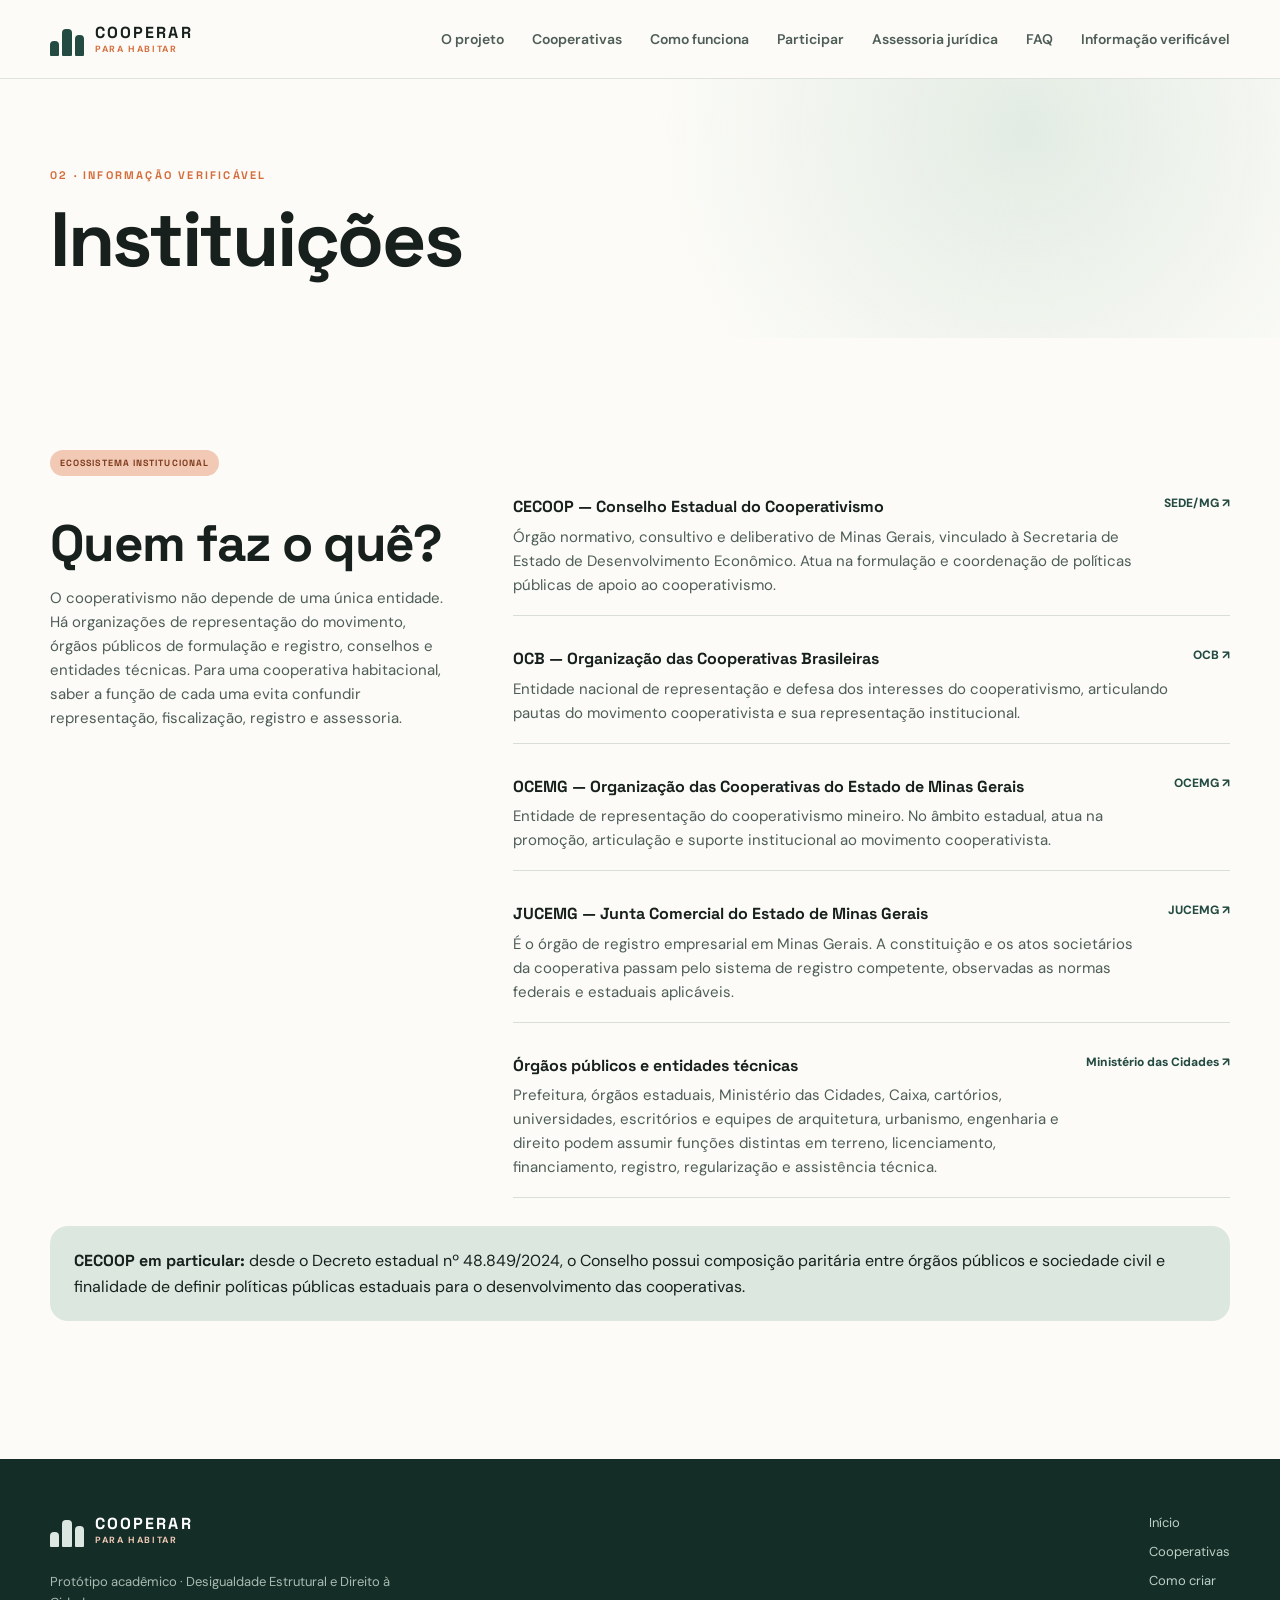
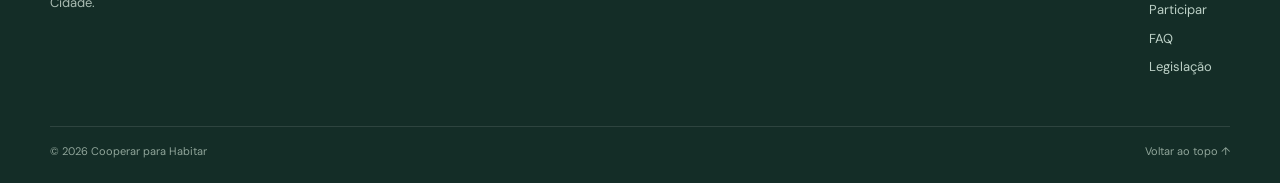
<file: instituicoes.html>
<!DOCTYPE html>
<html lang="pt-BR">
<head>
<meta charset="UTF-8"><meta name="viewport" content="width=device-width, initial-scale=1.0">
<meta name="description" content="Instituições — Cooperar para Habitar">
<title>Instituições | Cooperar para Habitar</title>
<link rel="preconnect" href="https://fonts.googleapis.com"><link rel="preconnect" href="https://fonts.gstatic.com" crossorigin>
<link href="https://fonts.googleapis.com/css2?family=DM+Sans:wght@400;500;600;700&family=Space+Grotesk:wght@500;600;700&display=swap" rel="stylesheet">
<link rel="stylesheet" href="css/style.css">
</head>
<body><header class="site-header" id="topo">
  <div class="container nav-wrap">
    <a class="brand" href="index.html" aria-label="Cooperar para Habitar - página inicial">
      <span class="brand-mark" aria-hidden="true"><span></span><span></span><span></span></span>
      <span class="brand-text"><strong>COOPERAR</strong><small>PARA HABITAR</small></span>
    </a>
    <button class="nav-toggle" id="navToggle" aria-label="Abrir menu" aria-expanded="false"><span></span><span></span><span></span></button>
    <nav class="site-nav" id="siteNav" aria-label="Navegação principal">
      <a href="index.html#projeto">O projeto</a>
      <a href="cooperativas.html">Cooperativas</a>
      <a href="index.html#como-funciona">Como funciona</a>
      <a href="index.html#participar">Participar</a>
      <a href="assessoria-juridica.html">Assessoria jurídica</a>
      <a href="faq.html">FAQ</a>
      <a href="legislacao.html">Informação verificável</a>
    </nav>
  </div>
</header>
<main>
<section class="info-hero"><div class="container"><p class="eyebrow">02 · INFORMAÇÃO VERIFICÁVEL</p><h1 style="font-size:clamp(2.8rem,6vw,5.2rem)">Instituições</h1></div></section>
<section class="section section-light"><div class="container prose"><div class="info-layout"><div><span class="badge-note">Ecossistema institucional</span><h2>Quem faz o quê?</h2><p>O cooperativismo não depende de uma única entidade. Há organizações de representação do movimento, órgãos públicos de formulação e registro, conselhos e entidades técnicas. Para uma cooperativa habitacional, saber a função de cada uma evita confundir representação, fiscalização, registro e assessoria.</p></div><div class="document-list"><div class="document-item"><div><strong>CECOOP — Conselho Estadual do Cooperativismo</strong><p>Órgão normativo, consultivo e deliberativo de Minas Gerais, vinculado à Secretaria de Estado de Desenvolvimento Econômico. Atua na formulação e coordenação de políticas públicas de apoio ao cooperativismo.</p></div><a href="https://desenvolvimento.mg.gov.br/inicio/projetos/projeto/1069" target="_blank">SEDE/MG ↗</a></div><div class="document-item"><div><strong>OCB — Organização das Cooperativas Brasileiras</strong><p>Entidade nacional de representação e defesa dos interesses do cooperativismo, articulando pautas do movimento cooperativista e sua representação institucional.</p></div><a href="https://www.ocb.org.br/" target="_blank">OCB ↗</a></div><div class="document-item"><div><strong>OCEMG — Organização das Cooperativas do Estado de Minas Gerais</strong><p>Entidade de representação do cooperativismo mineiro. No âmbito estadual, atua na promoção, articulação e suporte institucional ao movimento cooperativista.</p></div><a href="https://sistemaocemg.coop.br/" target="_blank">OCEMG ↗</a></div><div class="document-item"><div><strong>JUCEMG — Junta Comercial do Estado de Minas Gerais</strong><p>É o órgão de registro empresarial em Minas Gerais. A constituição e os atos societários da cooperativa passam pelo sistema de registro competente, observadas as normas federais e estaduais aplicáveis.</p></div><a href="https://www.jucemg.mg.gov.br/" target="_blank">JUCEMG ↗</a></div><div class="document-item"><div><strong>Órgãos públicos e entidades técnicas</strong><p>Prefeitura, órgãos estaduais, Ministério das Cidades, Caixa, cartórios, universidades, escritórios e equipes de arquitetura, urbanismo, engenharia e direito podem assumir funções distintas em terreno, licenciamento, financiamento, registro, regularização e assistência técnica.</p></div><a href="https://www.gov.br/cidades/pt-br" target="_blank">Ministério das Cidades ↗</a></div></div></div><div class="callout"><strong>CECOOP em particular:</strong> desde o Decreto estadual nº 48.849/2024, o Conselho possui composição paritária entre órgãos públicos e sociedade civil e finalidade de definir políticas públicas estaduais para o desenvolvimento das cooperativas.</div></div></section>
</main><footer class="site-footer">
  <div class="container footer-grid">
    <div>
      <a class="brand footer-brand" href="index.html"><span class="brand-mark" aria-hidden="true"><span></span><span></span><span></span></span><span class="brand-text"><strong>COOPERAR</strong><small>PARA HABITAR</small></span></a>
      <p>Protótipo acadêmico · Desigualdade Estrutural e Direito à Cidade.</p>
    </div>
    <div class="footer-links">
      <a href="index.html">Início</a><a href="cooperativas.html">Cooperativas</a><a href="assessoria-juridica.html#diagnostico">Como criar</a><a href="index.html#participar">Participar</a><a href="faq.html">FAQ</a><a href="legislacao.html">Legislação</a>
    </div>
  </div>
  <div class="container footer-bottom"><span>© 2026 Cooperar para Habitar</span><a href="#topo">Voltar ao topo ↑</a></div>
</footer>
<script src="js/script.js"></script>
</body></html>
</file>
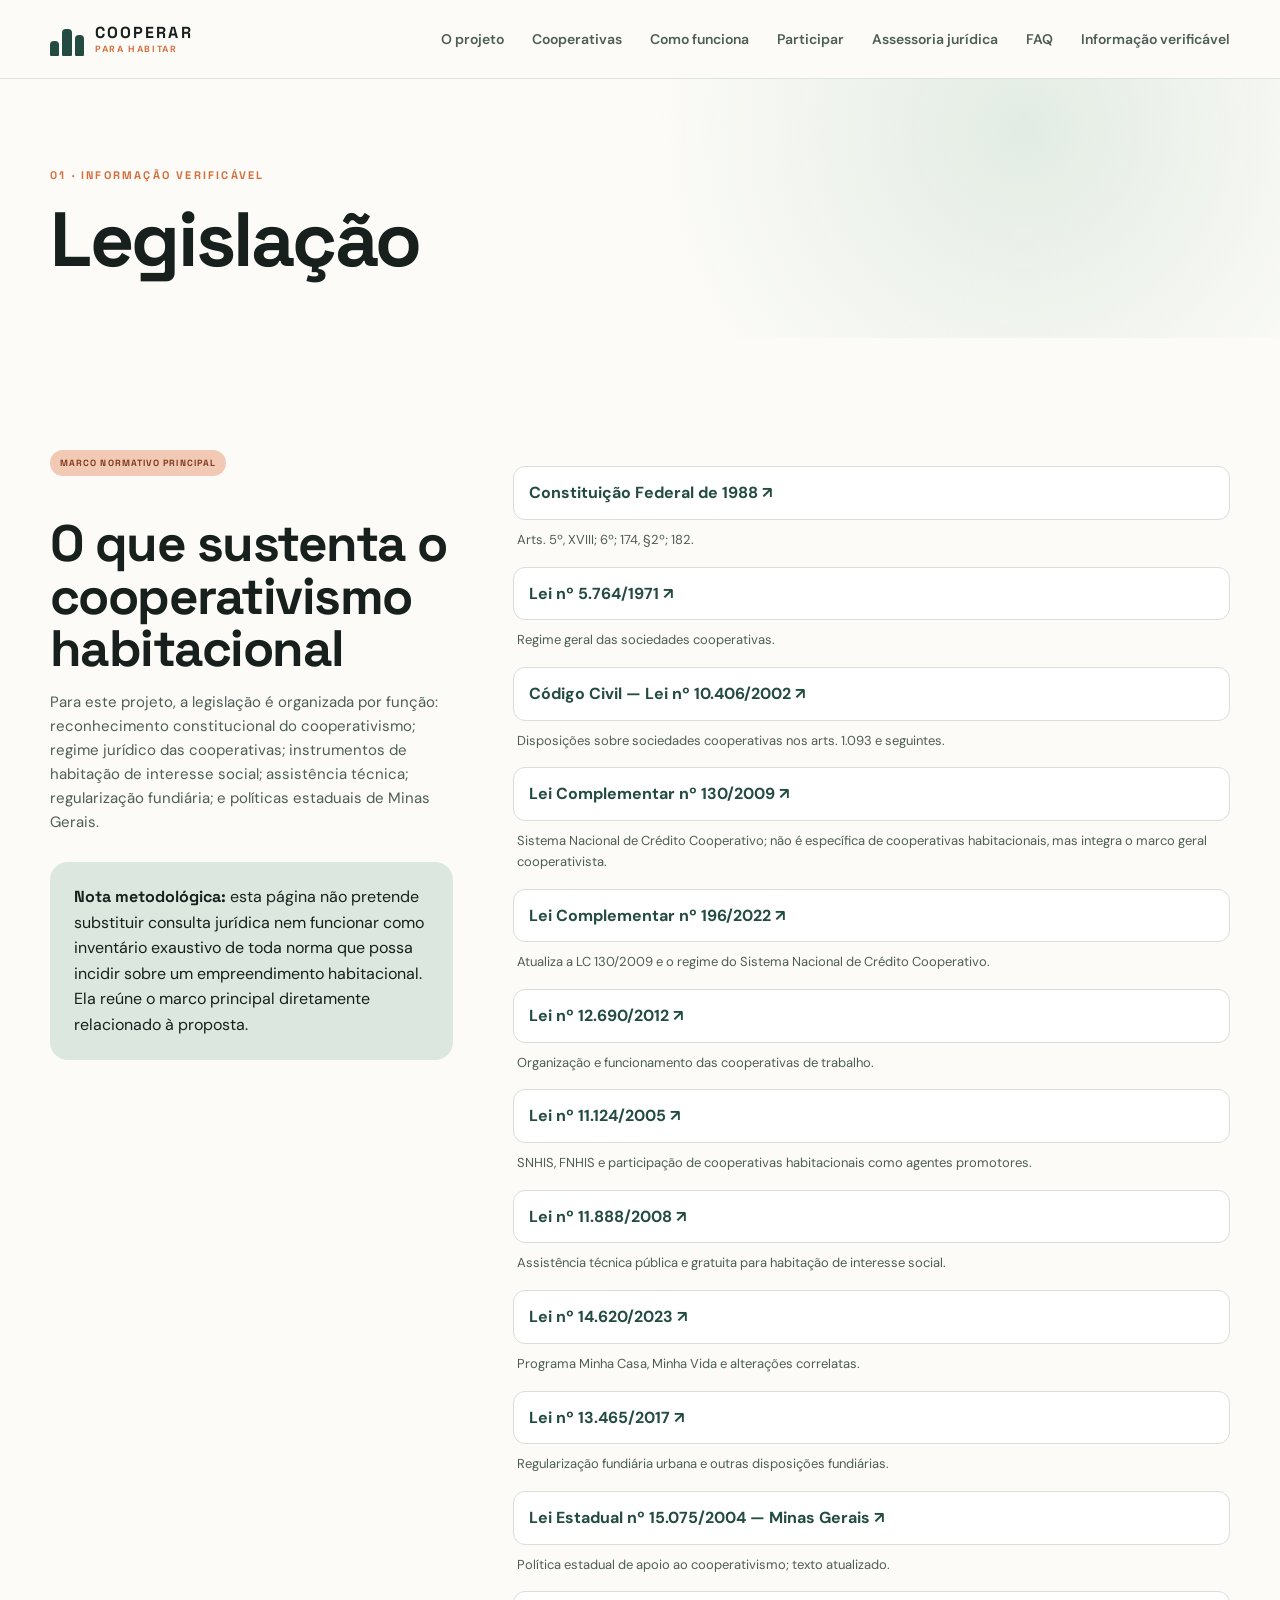
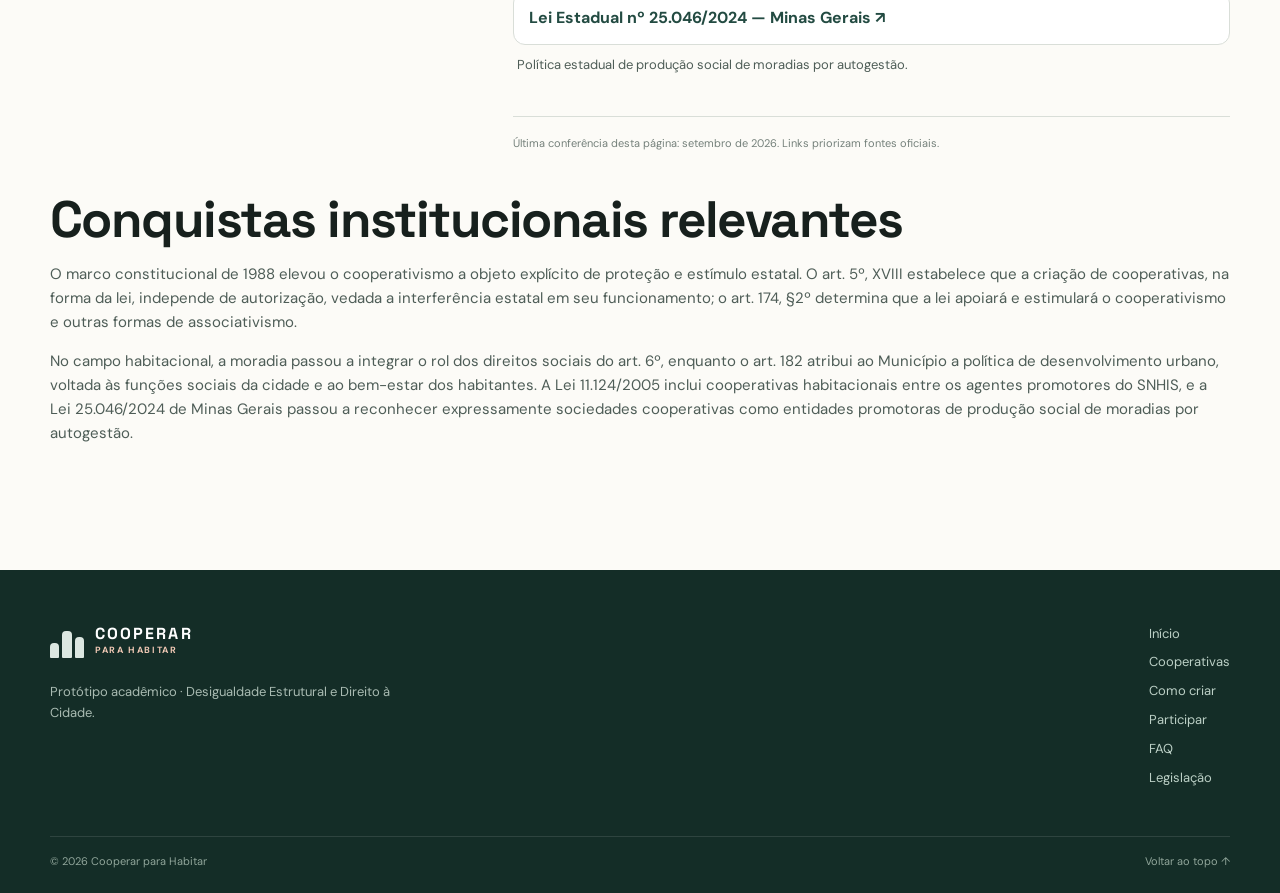
<file: legislacao.html>
<!DOCTYPE html>
<html lang="pt-BR">
<head>
<meta charset="UTF-8"><meta name="viewport" content="width=device-width, initial-scale=1.0">
<meta name="description" content="Legislação — Cooperar para Habitar">
<title>Legislação | Cooperar para Habitar</title>
<link rel="preconnect" href="https://fonts.googleapis.com"><link rel="preconnect" href="https://fonts.gstatic.com" crossorigin>
<link href="https://fonts.googleapis.com/css2?family=DM+Sans:wght@400;500;600;700&family=Space+Grotesk:wght@500;600;700&display=swap" rel="stylesheet">
<link rel="stylesheet" href="css/style.css">
</head>
<body><header class="site-header" id="topo">
  <div class="container nav-wrap">
    <a class="brand" href="index.html" aria-label="Cooperar para Habitar - página inicial">
      <span class="brand-mark" aria-hidden="true"><span></span><span></span><span></span></span>
      <span class="brand-text"><strong>COOPERAR</strong><small>PARA HABITAR</small></span>
    </a>
    <button class="nav-toggle" id="navToggle" aria-label="Abrir menu" aria-expanded="false"><span></span><span></span><span></span></button>
    <nav class="site-nav" id="siteNav" aria-label="Navegação principal">
      <a href="index.html#projeto">O projeto</a>
      <a href="cooperativas.html">Cooperativas</a>
      <a href="index.html#como-funciona">Como funciona</a>
      <a href="index.html#participar">Participar</a>
      <a href="assessoria-juridica.html">Assessoria jurídica</a>
      <a href="faq.html">FAQ</a>
      <a href="legislacao.html">Informação verificável</a>
    </nav>
  </div>
</header>
<main>
<section class="info-hero"><div class="container"><p class="eyebrow">01 · INFORMAÇÃO VERIFICÁVEL</p><h1 style="font-size:clamp(2.8rem,6vw,5.2rem)">Legislação</h1></div></section>
<section class="section section-light"><div class="container prose"><div class="info-layout"><div><span class="badge-note">Marco normativo principal</span><h2>O que sustenta o cooperativismo habitacional</h2><p>Para este projeto, a legislação é organizada por função: reconhecimento constitucional do cooperativismo; regime jurídico das cooperativas; instrumentos de habitação de interesse social; assistência técnica; regularização fundiária; e políticas estaduais de Minas Gerais.</p><div class="callout"><strong>Nota metodológica:</strong> esta página não pretende substituir consulta jurídica nem funcionar como inventário exaustivo de toda norma que possa incidir sobre um empreendimento habitacional. Ela reúne o marco principal diretamente relacionado à proposta.</div></div><div><div class="link-list"><a href="https://www.planalto.gov.br/ccivil_03/constituicao/constituicaocompilado.htm" target="_blank" rel="noopener">Constituição Federal de 1988 ↗</a><p style="margin:0 0 6px 4px;font-size:13px;">Arts. 5º, XVIII; 6º; 174, §2º; 182.</p><a href="https://www.planalto.gov.br/ccivil_03/leis/l5764.htm" target="_blank" rel="noopener">Lei nº 5.764/1971 ↗</a><p style="margin:0 0 6px 4px;font-size:13px;">Regime geral das sociedades cooperativas.</p><a href="https://www.planalto.gov.br/ccivil_03/leis/2002/l10406compilada.htm" target="_blank" rel="noopener">Código Civil — Lei nº 10.406/2002 ↗</a><p style="margin:0 0 6px 4px;font-size:13px;">Disposições sobre sociedades cooperativas nos arts. 1.093 e seguintes.</p><a href="https://www.planalto.gov.br/ccivil_03/leis/lcp/lcp130.htm" target="_blank" rel="noopener">Lei Complementar nº 130/2009 ↗</a><p style="margin:0 0 6px 4px;font-size:13px;">Sistema Nacional de Crédito Cooperativo; não é específica de cooperativas habitacionais, mas integra o marco geral cooperativista.</p><a href="https://www.planalto.gov.br/ccivil_03/leis/lcp/Lcp196.htm" target="_blank" rel="noopener">Lei Complementar nº 196/2022 ↗</a><p style="margin:0 0 6px 4px;font-size:13px;">Atualiza a LC 130/2009 e o regime do Sistema Nacional de Crédito Cooperativo.</p><a href="https://www.planalto.gov.br/ccivil_03/_ato2011-2014/2012/lei/l12690.htm" target="_blank" rel="noopener">Lei nº 12.690/2012 ↗</a><p style="margin:0 0 6px 4px;font-size:13px;">Organização e funcionamento das cooperativas de trabalho.</p><a href="https://www.planalto.gov.br/ccivil_03/_ato2004-2006/2005/lei/l11124.htm" target="_blank" rel="noopener">Lei nº 11.124/2005 ↗</a><p style="margin:0 0 6px 4px;font-size:13px;">SNHIS, FNHIS e participação de cooperativas habitacionais como agentes promotores.</p><a href="https://www.planalto.gov.br/ccivil_03/_ato2007-2010/2008/lei/l11888.htm" target="_blank" rel="noopener">Lei nº 11.888/2008 ↗</a><p style="margin:0 0 6px 4px;font-size:13px;">Assistência técnica pública e gratuita para habitação de interesse social.</p><a href="https://www.planalto.gov.br/ccivil_03/_ato2023-2026/2023/lei/l14620.htm" target="_blank" rel="noopener">Lei nº 14.620/2023 ↗</a><p style="margin:0 0 6px 4px;font-size:13px;">Programa Minha Casa, Minha Vida e alterações correlatas.</p><a href="https://www.planalto.gov.br/ccivil_03/_ato2015-2018/2017/lei/l13465.htm" target="_blank" rel="noopener">Lei nº 13.465/2017 ↗</a><p style="margin:0 0 6px 4px;font-size:13px;">Regularização fundiária urbana e outras disposições fundiárias.</p><a href="https://www.almg.gov.br/legislacao-mineira/texto/LEI/15075/2004/?cons=1" target="_blank" rel="noopener">Lei Estadual nº 15.075/2004 — Minas Gerais ↗</a><p style="margin:0 0 6px 4px;font-size:13px;">Política estadual de apoio ao cooperativismo; texto atualizado.</p><a href="https://www.almg.gov.br/legislacao-mineira/texto/LEI/25046/2024/" target="_blank" rel="noopener">Lei Estadual nº 25.046/2024 — Minas Gerais ↗</a><p style="margin:0 0 6px 4px;font-size:13px;">Política estadual de produção social de moradias por autogestão.</p></div><div class="verify">Última conferência desta página: setembro de 2026. Links priorizam fontes oficiais.</div></div></div><h2>Conquistas institucionais relevantes</h2><p>O marco constitucional de 1988 elevou o cooperativismo a objeto explícito de proteção e estímulo estatal. O art. 5º, XVIII estabelece que a criação de cooperativas, na forma da lei, independe de autorização, vedada a interferência estatal em seu funcionamento; o art. 174, §2º determina que a lei apoiará e estimulará o cooperativismo e outras formas de associativismo.</p><p>No campo habitacional, a moradia passou a integrar o rol dos direitos sociais do art. 6º, enquanto o art. 182 atribui ao Município a política de desenvolvimento urbano, voltada às funções sociais da cidade e ao bem-estar dos habitantes. A Lei 11.124/2005 inclui cooperativas habitacionais entre os agentes promotores do SNHIS, e a Lei 25.046/2024 de Minas Gerais passou a reconhecer expressamente sociedades cooperativas como entidades promotoras de produção social de moradias por autogestão.</p></div></section>
</main><footer class="site-footer">
  <div class="container footer-grid">
    <div>
      <a class="brand footer-brand" href="index.html"><span class="brand-mark" aria-hidden="true"><span></span><span></span><span></span></span><span class="brand-text"><strong>COOPERAR</strong><small>PARA HABITAR</small></span></a>
      <p>Protótipo acadêmico · Desigualdade Estrutural e Direito à Cidade.</p>
    </div>
    <div class="footer-links">
      <a href="index.html">Início</a><a href="cooperativas.html">Cooperativas</a><a href="assessoria-juridica.html#diagnostico">Como criar</a><a href="index.html#participar">Participar</a><a href="faq.html">FAQ</a><a href="legislacao.html">Legislação</a>
    </div>
  </div>
  <div class="container footer-bottom"><span>© 2026 Cooperar para Habitar</span><a href="#topo">Voltar ao topo ↑</a></div>
</footer>
<script src="js/script.js"></script>
</body></html>
</file>
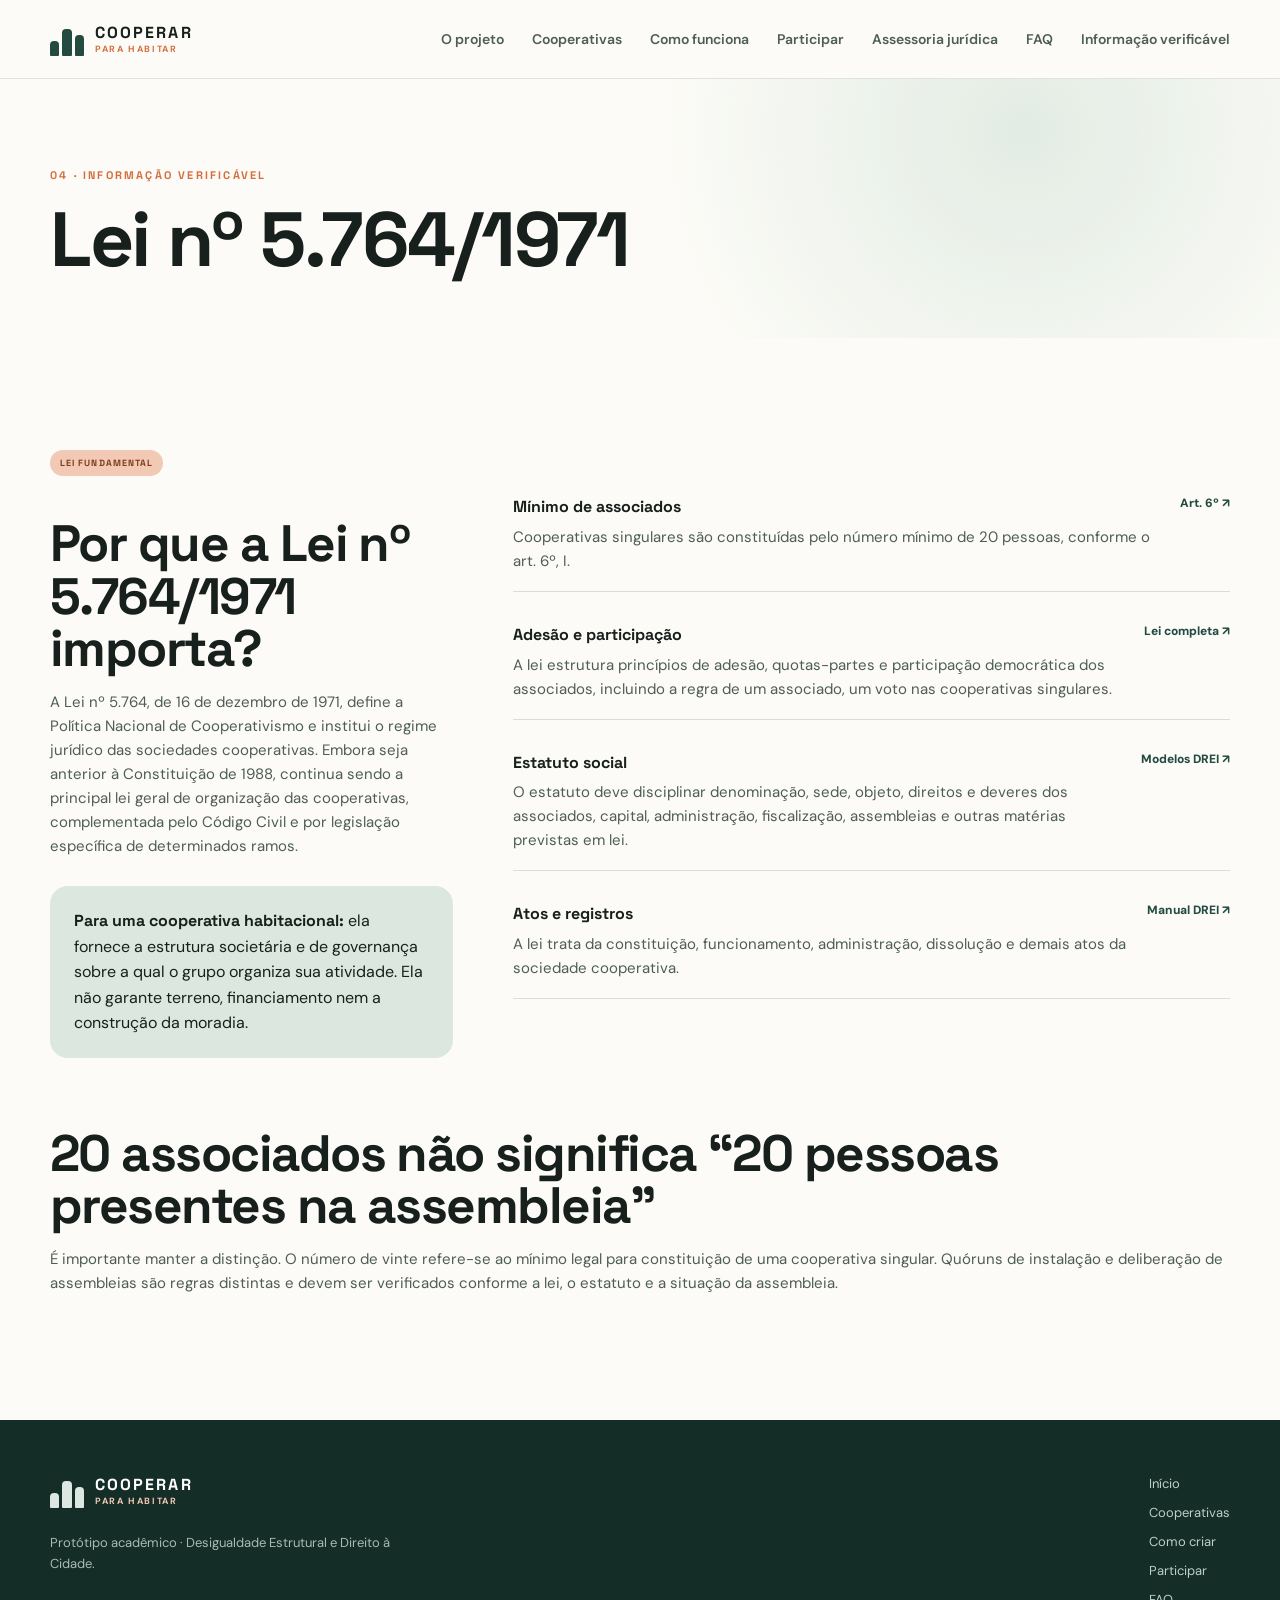
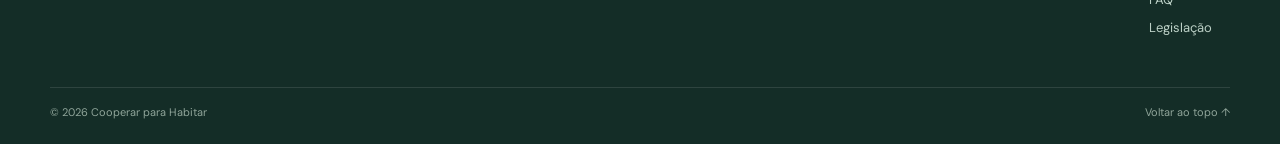
<file: lei-5764.html>
<!DOCTYPE html>
<html lang="pt-BR">
<head>
<meta charset="UTF-8"><meta name="viewport" content="width=device-width, initial-scale=1.0">
<meta name="description" content="Lei nº 5.764/1971 — Cooperar para Habitar">
<title>Lei nº 5.764/1971 | Cooperar para Habitar</title>
<link rel="preconnect" href="https://fonts.googleapis.com"><link rel="preconnect" href="https://fonts.gstatic.com" crossorigin>
<link href="https://fonts.googleapis.com/css2?family=DM+Sans:wght@400;500;600;700&family=Space+Grotesk:wght@500;600;700&display=swap" rel="stylesheet">
<link rel="stylesheet" href="css/style.css">
</head>
<body><header class="site-header" id="topo">
  <div class="container nav-wrap">
    <a class="brand" href="index.html" aria-label="Cooperar para Habitar - página inicial">
      <span class="brand-mark" aria-hidden="true"><span></span><span></span><span></span></span>
      <span class="brand-text"><strong>COOPERAR</strong><small>PARA HABITAR</small></span>
    </a>
    <button class="nav-toggle" id="navToggle" aria-label="Abrir menu" aria-expanded="false"><span></span><span></span><span></span></button>
    <nav class="site-nav" id="siteNav" aria-label="Navegação principal">
      <a href="index.html#projeto">O projeto</a>
      <a href="cooperativas.html">Cooperativas</a>
      <a href="index.html#como-funciona">Como funciona</a>
      <a href="index.html#participar">Participar</a>
      <a href="assessoria-juridica.html">Assessoria jurídica</a>
      <a href="faq.html">FAQ</a>
      <a href="legislacao.html">Informação verificável</a>
    </nav>
  </div>
</header>
<main>
<section class="info-hero"><div class="container"><p class="eyebrow">04 · INFORMAÇÃO VERIFICÁVEL</p><h1 style="font-size:clamp(2.8rem,6vw,5.2rem)">Lei nº 5.764/1971</h1></div></section>
<section class="section section-light"><div class="container prose"><div class="info-layout"><div><span class="badge-note">Lei fundamental</span><h2>Por que a Lei nº 5.764/1971 importa?</h2><p>A Lei nº 5.764, de 16 de dezembro de 1971, define a Política Nacional de Cooperativismo e institui o regime jurídico das sociedades cooperativas. Embora seja anterior à Constituição de 1988, continua sendo a principal lei geral de organização das cooperativas, complementada pelo Código Civil e por legislação específica de determinados ramos.</p><div class="callout"><strong>Para uma cooperativa habitacional:</strong> ela fornece a estrutura societária e de governança sobre a qual o grupo organiza sua atividade. Ela não garante terreno, financiamento nem a construção da moradia.</div></div><div class="document-list"><div class="document-item"><div><strong>Mínimo de associados</strong><p>Cooperativas singulares são constituídas pelo número mínimo de 20 pessoas, conforme o art. 6º, I.</p></div><a href="https://www.planalto.gov.br/ccivil_03/leis/l5764.htm#art6" target="_blank">Art. 6º ↗</a></div><div class="document-item"><div><strong>Adesão e participação</strong><p>A lei estrutura princípios de adesão, quotas-partes e participação democrática dos associados, incluindo a regra de um associado, um voto nas cooperativas singulares.</p></div><a href="https://www.planalto.gov.br/ccivil_03/leis/l5764.htm" target="_blank">Lei completa ↗</a></div><div class="document-item"><div><strong>Estatuto social</strong><p>O estatuto deve disciplinar denominação, sede, objeto, direitos e deveres dos associados, capital, administração, fiscalização, assembleias e outras matérias previstas em lei.</p></div><a href="https://www.gov.br/empresas-e-negocios/pt-br/drei/orientacoes-de-abertura/ato-constitutivo-da-empresa/quero-elaborar-o-ato-constitutivo-de-empresa" target="_blank">Modelos DREI ↗</a></div><div class="document-item"><div><strong>Atos e registros</strong><p>A lei trata da constituição, funcionamento, administração, dissolução e demais atos da sociedade cooperativa.</p></div><a href="https://www.gov.br/empresas-e-negocios/pt-br/drei/legislacao/instrucoes-normativas/arquivos-instrucoes-normativas-em-vigor/AnexoVIManualdeRegistrodeCooperativa.pdf/view" target="_blank">Manual DREI ↗</a></div></div></div><h2>20 associados não significa “20 pessoas presentes na assembleia”</h2><p>É importante manter a distinção. O número de vinte refere-se ao mínimo legal para constituição de uma cooperativa singular. Quóruns de instalação e deliberação de assembleias são regras distintas e devem ser verificados conforme a lei, o estatuto e a situação da assembleia.</p></div></section>
</main><footer class="site-footer">
  <div class="container footer-grid">
    <div>
      <a class="brand footer-brand" href="index.html"><span class="brand-mark" aria-hidden="true"><span></span><span></span><span></span></span><span class="brand-text"><strong>COOPERAR</strong><small>PARA HABITAR</small></span></a>
      <p>Protótipo acadêmico · Desigualdade Estrutural e Direito à Cidade.</p>
    </div>
    <div class="footer-links">
      <a href="index.html">Início</a><a href="cooperativas.html">Cooperativas</a><a href="assessoria-juridica.html#diagnostico">Como criar</a><a href="index.html#participar">Participar</a><a href="faq.html">FAQ</a><a href="legislacao.html">Legislação</a>
    </div>
  </div>
  <div class="container footer-bottom"><span>© 2026 Cooperar para Habitar</span><a href="#topo">Voltar ao topo ↑</a></div>
</footer>
<script src="js/script.js"></script>
</body></html>
</file>
<file: css/style.css>
/* ==========================================================
   COOPERAR PARA HABITAR — visual system
   ========================================================== */

:root {
  --ink: #17201d;
  --ink-soft: #4e5d57;
  --cream: #f5f1e8;
  --paper: #fcfbf7;
  --white: #ffffff;
  --green: #234b42;
  --green-dark: #183a33;
  --mint: #dce8df;
  --orange: #d56e3d;
  --orange-soft: #f1c9b5;
  --line: #d9ded8;
  --shadow: 0 18px 45px rgba(23, 32, 29, 0.09);
  --radius: 20px;
  --container: 1180px;
}

* {
  box-sizing: border-box;
}

html {
  scroll-behavior: smooth;
}

body {
  margin: 0;
  color: var(--ink);
  background: var(--paper);
  font-family: "DM Sans", Arial, sans-serif;
  line-height: 1.6;
}

a {
  color: inherit;
  text-decoration: none;
}

button,
input,
select,
textarea {
  font: inherit;
}

.container {
  width: min(calc(100% - 48px), var(--container));
  margin: 0 auto;
}

/* Header */

.site-header {
  position: sticky;
  top: 0;
  z-index: 1000;
  background: rgba(252, 251, 247, 0.94);
  backdrop-filter: blur(16px);
  border-bottom: 1px solid rgba(217, 222, 216, 0.8);
}

.nav-wrap {
  min-height: 78px;
  display: flex;
  align-items: center;
  justify-content: space-between;
  gap: 28px;
}

.brand {
  display: inline-flex;
  align-items: center;
  gap: 11px;
}

.brand-mark {
  width: 34px;
  height: 34px;
  display: grid;
  grid-template-columns: 1fr 1fr 1fr;
  align-items: end;
  gap: 3px;
}

.brand-mark span {
  display: block;
  background: var(--green);
  border-radius: 4px 4px 1px 1px;
}

.brand-mark span:nth-child(1) { height: 15px; }
.brand-mark span:nth-child(2) { height: 27px; }
.brand-mark span:nth-child(3) { height: 21px; }

.brand-text {
  display: flex;
  flex-direction: column;
  line-height: 0.95;
}

.brand-text strong {
  font-family: "Space Grotesk", sans-serif;
  font-size: 16px;
  letter-spacing: 0.13em;
}

.brand-text small {
  margin-top: 5px;
  font-size: 9px;
  letter-spacing: 0.18em;
  color: var(--orange);
  font-weight: 700;
}

.site-nav {
  display: flex;
  align-items: center;
  gap: 28px;
}

.site-nav a {
  color: var(--ink-soft);
  font-size: 14px;
  font-weight: 600;
  transition: color 160ms ease;
}

.site-nav a:hover {
  color: var(--green);
}

.nav-toggle {
  display: none;
  border: 0;
  background: none;
  width: 44px;
  height: 44px;
  padding: 10px;
  cursor: pointer;
}

.nav-toggle span {
  display: block;
  height: 2px;
  margin: 5px 0;
  background: var(--ink);
}

/* Type */

h1,
h2,
h3 {
  margin: 0;
  font-family: "Space Grotesk", sans-serif;
  letter-spacing: -0.03em;
}

h1 {
  font-size: clamp(3rem, 7vw, 6.2rem);
  line-height: 0.96;
  max-width: 760px;
}

h1 em {
  color: var(--orange);
  font-style: normal;
}

h2 {
  font-size: clamp(2.1rem, 4vw, 3.8rem);
  line-height: 1.02;
}

h3 {
  font-size: 1.25rem;
  line-height: 1.15;
}

.eyebrow {
  margin: 0 0 18px;
  color: var(--orange);
  font-family: "Space Grotesk", sans-serif;
  font-weight: 700;
  font-size: 11px;
  letter-spacing: 0.2em;
}

.eyebrow-light {
  color: var(--orange-soft);
}

/* Hero */

.hero {
  overflow: hidden;
  background:
    radial-gradient(circle at 10% 20%, rgba(220, 232, 223, 0.9), transparent 32%),
    var(--paper);
}

.hero-grid {
  width: min(calc(100% - 48px), 1280px);
  min-height: 720px;
  margin: 0 auto;
  display: grid;
  grid-template-columns: 1.05fr 0.95fr;
  align-items: center;
  gap: 60px;
  padding: 70px 0 90px;
}

.hero-copy {
  position: relative;
  z-index: 2;
}

.hero-lead {
  max-width: 640px;
  margin: 28px 0 34px;
  color: var(--ink-soft);
  font-size: 18px;
}

.hero-actions {
  display: flex;
  flex-wrap: wrap;
  gap: 12px;
}

.button {
  display: inline-flex;
  align-items: center;
  justify-content: center;
  min-height: 48px;
  padding: 0 20px;
  border-radius: 999px;
  border: 1px solid transparent;
  font-weight: 700;
  font-size: 14px;
  cursor: pointer;
  transition: transform 160ms ease, box-shadow 160ms ease, background 160ms ease;
}

.button:hover {
  transform: translateY(-2px);
}

.button-primary {
  background: var(--green);
  color: var(--white);
  box-shadow: 0 8px 22px rgba(35, 75, 66, 0.18);
}

.button-primary:hover {
  background: var(--green-dark);
}

.button-ghost {
  border-color: var(--line);
  background: rgba(255,255,255,0.45);
}

.hero-note {
  margin-top: 28px;
  display: flex;
  gap: 9px;
  align-items: center;
  color: #69756f;
  font-size: 12px;
}

.note-dot {
  width: 7px;
  height: 7px;
  background: var(--orange);
  border-radius: 50%;
}

.hero-visual {
  position: relative;
  min-height: 500px;
}

.city-card {
  position: absolute;
  inset: 25px 5px 40px 30px;
  overflow: hidden;
  border-radius: 34px;
  background:
    linear-gradient(180deg, #dce9e8 0%, #ebede2 49%, #c5d8bf 49.2%, #a7c095 100%);
  box-shadow: var(--shadow);
}

.sun {
  position: absolute;
  width: 150px;
  height: 150px;
  top: 56px;
  right: 52px;
  border-radius: 50%;
  background: #f1b36c;
  opacity: 0.9;
}

.hill {
  position: absolute;
  left: -10%;
  width: 125%;
  border-radius: 50% 50% 0 0;
}

.hill-back {
  bottom: 175px;
  height: 210px;
  background: #84a082;
  transform: rotate(-2deg);
}

.hill-front {
  bottom: 95px;
  height: 175px;
  background: #62866f;
  transform: rotate(2deg);
}

.building {
  position: absolute;
  bottom: 78px;
  background: #d9d8ca;
  border: 4px solid rgba(35, 75, 66, 0.18);
  box-shadow: 8px 11px 0 rgba(35, 75, 66, 0.11);
}

.building i {
  display: block;
  width: 11px;
  height: 17px;
  margin: 10px 7px 0;
  border-radius: 1px;
  background: #62877c;
  box-shadow:
    20px 0 0 #62877c,
    40px 0 0 #62877c,
    0 25px 0 #62877c,
    20px 25px 0 #62877c,
    40px 25px 0 #62877c;
}

.b1 { left: 11%; width: 72px; height: 136px; }
.b2 { left: 31%; width: 94px; height: 182px; background: #b9c9be; }
.b3 { left: 56%; width: 76px; height: 142px; background: #d2c9b9; }
.b4 { left: 70%; width: 88px; height: 197px; background: #aebdb6; }

.tree {
  position: absolute;
  width: 52px;
  height: 52px;
  bottom: 72px;
  border-radius: 50%;
  background: #466958;
  box-shadow: 17px 22px 0 #466958, -12px 18px 0 #557c64;
}

.tree::after {
  content: "";
  position: absolute;
  width: 10px;
  height: 45px;
  left: 22px;
  top: 40px;
  background: #5a4839;
}

.t1 { left: 9%; }
.t2 { right: 10%; transform: scale(0.85); }

.line {
  position: absolute;
  left: 0;
  right: 0;
  height: 3px;
  background: rgba(255,255,255,0.48);
  transform: rotate(6deg);
}

.line-1 { bottom: 48px; }
.line-2 { bottom: 30px; transform: rotate(-4deg); }

.hero-card {
  position: absolute;
  z-index: 3;
  background: rgba(252, 251, 247, 0.95);
  border: 1px solid rgba(217, 222, 216, 0.9);
  border-radius: 18px;
  box-shadow: 0 12px 34px rgba(23, 32, 29, 0.12);
  padding: 18px 20px;
}

.hero-card-main {
  left: 0;
  bottom: 15px;
  width: min(80%, 310px);
}

.hero-card-side {
  right: 0;
  top: 0;
  width: 180px;
}

.mini-label {
  display: block;
  color: var(--orange);
  text-transform: uppercase;
  font-weight: 700;
  font-size: 9px;
  letter-spacing: 0.17em;
  margin-bottom: 6px;
}

.hero-card strong {
  font-family: "Space Grotesk", sans-serif;
  font-size: 15px;
  line-height: 1.25;
}

/* Signal strip */

.signal-strip {
  background: var(--green);
  color: var(--white);
}

.signal-grid {
  display: grid;
  grid-template-columns: repeat(4, 1fr);
}

.signal-grid > div {
  padding: 24px 20px;
  border-right: 1px solid rgba(255,255,255,0.16);
}

.signal-grid > div:first-child {
  border-left: 1px solid rgba(255,255,255,0.16);
}

.signal-number {
  display: block;
  color: var(--orange-soft);
  font-family: "Space Grotesk", sans-serif;
  font-size: 11px;
  font-weight: 700;
  letter-spacing: 0.14em;
}

.signal-grid p {
  margin: 4px 0 0;
  font-family: "Space Grotesk", sans-serif;
  font-size: 18px;
  font-weight: 600;
}

/* Sections */

.section {
  padding: 110px 0;
}

.section-light {
  background: var(--paper);
}

.section-cream {
  background: var(--cream);
}

.section-dark {
  background: var(--green);
  color: var(--white);
}

.split-section {
  display: grid;
  grid-template-columns: 0.8fr 1.2fr;
  gap: 100px;
}

.section-heading {
  max-width: 580px;
}

.section-heading p:not(.eyebrow) {
  color: var(--ink-soft);
  margin-top: 22px;
}

.section-content > p {
  font-size: 17px;
  color: var(--ink-soft);
}

.thesis-card {
  display: grid;
  grid-template-columns: 54px 1fr;
  gap: 18px;
  align-items: start;
  margin-top: 32px;
  padding: 24px;
  background: var(--mint);
  border-radius: var(--radius);
}

.thesis-mark {
  width: 54px;
  height: 54px;
  display: grid;
  place-items: center;
  border-radius: 14px;
  background: var(--green);
  color: var(--white);
  font-size: 26px;
}

.thesis-card span {
  display: block;
  text-transform: uppercase;
  color: var(--green);
  font-size: 10px;
  font-weight: 800;
  letter-spacing: 0.16em;
  margin-bottom: 7px;
}

.thesis-card strong {
  display: block;
  font-family: "Space Grotesk", sans-serif;
  font-size: 17px;
  line-height: 1.3;
}

.section-topline {
  display: flex;
  justify-content: space-between;
  align-items: end;
  gap: 20px;
}

.status-pill {
  display: inline-flex;
  padding: 8px 12px;
  border-radius: 999px;
  background: var(--orange-soft);
  color: #7f3c1d;
  font-size: 10px;
  font-weight: 800;
  letter-spacing: 0.13em;
}

.directory-placeholder {
  display: flex;
  gap: 22px;
  align-items: center;
  margin: 36px 0 24px;
  padding: 26px;
  border: 1px dashed #aebbb1;
  border-radius: var(--radius);
  background: rgba(255,255,255,0.45);
}

.placeholder-icon {
  width: 58px;
  height: 58px;
  flex: none;
  display: grid;
  place-items: center;
  border-radius: 16px;
  background: var(--green);
  color: var(--white);
  font-size: 29px;
}

.directory-placeholder h3 {
  margin-bottom: 7px;
}

.directory-placeholder p {
  margin: 0;
  max-width: 820px;
  color: var(--ink-soft);
}

.directory-grid {
  display: grid;
  grid-template-columns: repeat(3, 1fr);
  gap: 18px;
}

.directory-card {
  min-height: 210px;
  padding: 22px;
  border-radius: var(--radius);
  border: 1px solid var(--line);
  background: var(--paper);
}

.muted-card {
  opacity: 0.72;
}

.card-top {
  display: flex;
  justify-content: space-between;
  color: #718078;
  font-size: 9px;
  font-weight: 800;
  letter-spacing: 0.16em;
}

.directory-card h3 {
  margin: 34px 0 7px;
}

.directory-card p {
  color: var(--ink-soft);
  margin: 0 0 26px;
  font-size: 14px;
}

.directory-card a {
  font-size: 13px;
  font-weight: 700;
  color: var(--green);
}

/* Map */

.map-section {
  background: #edf1eb;
}

.map-layout {
  display: grid;
  grid-template-columns: 0.75fr 1.25fr;
  gap: 58px;
  align-items: center;
}

.map-copy p:not(.eyebrow) {
  color: var(--ink-soft);
  font-size: 17px;
}

.legend {
  margin: 30px 0;
  display: grid;
  gap: 12px;
  color: var(--ink-soft);
  font-size: 13px;
}

.legend div {
  display: flex;
  align-items: center;
  gap: 9px;
}

.legend-dot {
  width: 11px;
  height: 11px;
  border-radius: 50%;
  background: var(--orange);
}

.legend-dot.second {
  background: var(--green);
}

.legend-dot.third {
  background: #6f9b84;
}

.text-link {
  color: var(--green);
  font-weight: 800;
  font-size: 14px;
}

.map-placeholder {
  position: relative;
  min-height: 520px;
  overflow: hidden;
  border-radius: 30px;
  background:
    radial-gradient(circle at 63% 35%, rgba(255,255,255,0.85), transparent 1px),
    radial-gradient(circle at 30% 58%, rgba(255,255,255,0.85), transparent 1px),
    #d6e1d8;
  border: 1px solid #c1d0c5;
  box-shadow: var(--shadow);
}

.map-grid-lines {
  position: absolute;
  inset: 0;
  background-image:
    linear-gradient(rgba(35, 75, 66, 0.09) 1px, transparent 1px),
    linear-gradient(90deg, rgba(35, 75, 66, 0.09) 1px, transparent 1px);
  background-size: 48px 48px;
}

.map-title {
  position: absolute;
  top: 22px;
  left: 24px;
  font-family: "Space Grotesk", sans-serif;
  font-weight: 700;
  font-size: 13px;
  letter-spacing: 0.12em;
  background: rgba(252, 251, 247, 0.9);
  border-radius: 999px;
  padding: 8px 12px;
}

.map-label {
  position: absolute;
  z-index: 2;
  font-size: 11px;
  color: #52675e;
  font-weight: 700;
  opacity: 0.9;
}

.ml1 { left: 58%; top: 34%; }
.ml2 { left: 21%; top: 34%; }
.ml3 { left: 62%; top: 63%; }
.ml4 { left: 30%; top: 75%; }

.map-pin {
  position: absolute;
  z-index: 4;
  width: 22px;
  height: 22px;
  border-radius: 50% 50% 50% 0;
  transform: rotate(-45deg);
  background: var(--orange);
  box-shadow: 0 8px 14px rgba(213, 110, 61, 0.28);
}

.map-pin span {
  position: absolute;
  width: 7px;
  height: 7px;
  background: var(--white);
  border-radius: 50%;
  top: 7px;
  left: 7px;
}

.p1 { left: 62%; top: 31%; }
.p2 { left: 27%; top: 48%; }
.p3 { left: 69%; top: 59%; background: var(--green); }
.p4 { left: 39%; top: 67%; background: #6f9b84; }

.map-river {
  position: absolute;
  width: 145%;
  height: 90px;
  left: -15%;
  top: 48%;
  border: 14px solid rgba(121, 169, 190, 0.36);
  border-left-color: transparent;
  border-right-color: transparent;
  border-bottom-color: transparent;
  border-radius: 50%;
  transform: rotate(-14deg);
}

/* Dark section */

.narrow {
  max-width: 650px;
}

.eyebrow-light + h2 {
  color: var(--white);
}

.section-dark .section-heading p:not(.eyebrow) {
  color: #bfd0c6;
}

.steps {
  margin-top: 54px;
  display: grid;
  grid-template-columns: repeat(3, 1fr);
  gap: 16px;
}

.step-card {
  min-height: 205px;
  padding: 24px;
  background: rgba(255,255,255,0.06);
  border: 1px solid rgba(255,255,255,0.12);
  border-radius: var(--radius);
}

.step-card > span {
  display: inline-block;
  margin-bottom: 30px;
  color: var(--orange-soft);
  font-size: 11px;
  letter-spacing: 0.16em;
  font-weight: 800;
}

.step-card h3 {
  color: var(--white);
}

.step-card p {
  color: #b9c8c1;
  font-size: 14px;
}

/* Form */

.participation-layout {
  display: grid;
  grid-template-columns: 0.75fr 1.25fr;
  gap: 72px;
  align-items: start;
}

.interest-form-card {
  padding: 30px;
  background: var(--white);
  border: 1px solid var(--line);
  border-radius: 26px;
  box-shadow: var(--shadow);
}

form {
  display: grid;
  gap: 17px;
}

.form-row {
  display: grid;
  grid-template-columns: 1fr 1fr;
  gap: 16px;
}

label {
  display: grid;
  gap: 7px;
  color: var(--ink);
  font-weight: 700;
  font-size: 12px;
}

input,
select,
textarea {
  width: 100%;
  border: 1px solid var(--line);
  border-radius: 12px;
  background: #fbfcfa;
  color: var(--ink);
  padding: 12px 13px;
  outline: none;
  transition: border-color 160ms ease, box-shadow 160ms ease;
}

textarea {
  resize: vertical;
}

input:focus,
select:focus,
textarea:focus {
  border-color: var(--green);
  box-shadow: 0 0 0 3px rgba(35, 75, 66, 0.1);
}

.form-actions {
  display: flex;
  gap: 14px;
  align-items: center;
  flex-wrap: wrap;
  margin-top: 5px;
}

.form-note {
  color: #7a867f;
  font-size: 11px;
  max-width: 260px;
}

.form-result {
  min-height: 22px;
  font-size: 13px;
  font-weight: 700;
}

/* FAQ */

.faq-layout {
  display: grid;
  grid-template-columns: 0.75fr 1.25fr;
  gap: 72px;
}

.faq-list {
  display: grid;
  gap: 10px;
}

details {
  background: var(--paper);
  border: 1px solid var(--line);
  border-radius: 16px;
  padding: 0 20px;
}

summary {
  cursor: pointer;
  padding: 20px 0;
  list-style: none;
  font-family: "Space Grotesk", sans-serif;
  font-weight: 600;
}

summary::-webkit-details-marker {
  display: none;
}

details p {
  margin: 0 0 22px;
  color: var(--ink-soft);
  font-size: 14px;
}

/* Sources */

.sources-section {
  display: grid;
  grid-template-columns: 0.8fr 1.2fr;
  gap: 72px;
  align-items: start;
}

.sources-section > div:first-child p:not(.eyebrow) {
  color: var(--ink-soft);
  font-size: 17px;
}

.source-box {
  display: grid;
  gap: 12px;
}

.source-item {
  display: grid;
  grid-template-columns: 42px 1fr;
  gap: 14px;
  padding: 18px 0;
  border-bottom: 1px solid var(--line);
}

.source-item > span {
  color: var(--orange);
  font-family: "Space Grotesk", sans-serif;
  font-size: 11px;
  font-weight: 800;
}

.source-item strong {
  display: block;
  font-family: "Space Grotesk", sans-serif;
  font-size: 16px;
}

.source-item small {
  display: block;
  color: var(--ink-soft);
  margin-top: 3px;
}

/* Footer */

.site-footer {
  padding: 54px 0 22px;
  background: #142d27;
  color: #dce7e1;
}

.footer-grid {
  display: grid;
  grid-template-columns: 1fr auto;
  gap: 40px;
  align-items: start;
}

.footer-brand .brand-mark span {
  background: #dce7e1;
}

.footer-brand .brand-text strong {
  color: #fff;
}

.footer-brand .brand-text small {
  color: var(--orange-soft);
}

.site-footer p {
  max-width: 380px;
  margin: 17px 0 0;
  color: #a9bbb2;
  font-size: 13px;
}

.footer-links {
  display: grid;
  gap: 8px;
  color: #bcd0c6;
  font-size: 13px;
}

.footer-bottom {
  margin-top: 48px;
  padding-top: 16px;
  border-top: 1px solid rgba(255,255,255,0.11);
  display: flex;
  justify-content: space-between;
  gap: 20px;
  color: #90a59a;
  font-size: 11px;
}

/* Responsive */

@media (max-width: 980px) {
  .hero-grid,
  .split-section,
  .map-layout,
  .participation-layout,
  .faq-layout,
  .sources-section {
    grid-template-columns: 1fr;
  }

  .hero-grid {
    gap: 38px;
    padding-top: 50px;
  }

  .hero-visual {
    min-height: 460px;
  }

  .steps {
    grid-template-columns: repeat(2, 1fr);
  }

  .directory-grid {
    grid-template-columns: 1fr 1fr;
  }

  .split-section,
  .map-layout,
  .participation-layout,
  .faq-layout,
  .sources-section {
    gap: 42px;
  }
}

@media (max-width: 760px) {
  .container,
  .hero-grid {
    width: min(calc(100% - 32px), var(--container));
  }

  .site-nav {
    position: absolute;
    left: 16px;
    right: 16px;
    top: 70px;
    display: none;
    flex-direction: column;
    align-items: flex-start;
    gap: 0;
    padding: 10px;
    background: rgba(252,251,247,0.98);
    border: 1px solid var(--line);
    border-radius: 16px;
    box-shadow: var(--shadow);
  }

  .site-nav.is-open {
    display: flex;
  }

  .site-nav a {
    width: 100%;
    padding: 13px 12px;
  }

  .nav-toggle {
    display: block;
  }

  h1 {
    font-size: clamp(2.8rem, 15vw, 4.8rem);
  }

  .hero-grid {
    min-height: auto;
    padding-bottom: 60px;
  }

  .hero-visual {
    min-height: 420px;
  }

  .city-card {
    inset: 20px 0 38px 10px;
  }

  .signal-grid {
    grid-template-columns: 1fr 1fr;
  }

  .signal-grid > div:nth-child(3) {
    border-left: 1px solid rgba(255,255,255,0.16);
  }

  .section {
    padding: 78px 0;
  }

  .directory-grid,
  .steps,
  .form-row {
    grid-template-columns: 1fr;
  }

  .directory-placeholder {
    align-items: flex-start;
  }

  .map-placeholder {
    min-height: 390px;
  }

  .footer-grid {
    grid-template-columns: 1fr;
  }

  .footer-bottom {
    flex-direction: column;
  }
}

@media (max-width: 480px) {
  .hero-actions .button {
    width: 100%;
  }

  .hero-card-main {
    width: 80%;
  }

  .hero-card-side {
    width: 150px;
    padding: 14px;
  }

  .interest-form-card {
    padding: 20px;
  }
}

/* Reduced motion */

@media (prefers-reduced-motion: reduce) {
  html {
    scroll-behavior: auto;
  }

  *,
  *::before,
  *::after {
    transition: none !important;
  }
}

/* Directory controls */
.directory-tools{margin:34px 0 18px;display:grid;grid-template-columns:1.6fr .7fr auto;gap:12px;align-items:center}
.directory-tools input,.directory-tools select{background:var(--paper)}
.directory-count{color:var(--ink-soft);font-size:12px;font-weight:700;white-space:nowrap}
.directory-card h3{overflow-wrap:anywhere}
.directory-meta{display:flex;flex-direction:column;gap:5px;padding-top:12px;border-top:1px solid var(--line);color:#68766f;font-size:10px}
.directory-meta span:first-child{color:var(--green);font-weight:800;text-transform:uppercase;letter-spacing:.08em}
.empty-directory{margin-top:18px;padding:22px;border-radius:16px;background:rgba(255,255,255,.55);color:var(--ink-soft);font-size:14px}
.sr-only{position:absolute;width:1px;height:1px;padding:0;margin:-1px;overflow:hidden;clip:rect(0,0,0,0);white-space:nowrap;border:0}
@media (max-width:760px){.directory-tools{grid-template-columns:1fr}.directory-count{white-space:normal}}


/* Leaflet interactive map */
.interactive-map {
  height: 520px;
  min-height: 0;
  width: 100%;
  position: relative;
  overflow: hidden;
  border-radius: 30px;
  border: 1px solid #c1d0c5;
  box-shadow: var(--shadow);
  background: #d6e1d8;
}

.custom-map-marker {
  background: transparent;
  border: 0;
}

.custom-map-marker span {
  display: block;
  width: 22px;
  height: 22px;
  border-radius: 50% 50% 50% 0;
  transform: rotate(-45deg);
  background: var(--orange);
  border: 3px solid var(--white);
  box-shadow: 0 5px 12px rgba(23, 32, 29, 0.25);
}

.custom-map-marker span::after {
  content: "";
  display: block;
  width: 5px;
  height: 5px;
  margin: 5px auto 0;
  border-radius: 50%;
  background: var(--white);
}

.map-popup {
  min-width: 200px;
  display: grid;
  gap: 5px;
  font-family: "DM Sans", Arial, sans-serif;
}

.map-popup strong {
  font-family: "Space Grotesk", sans-serif;
  font-size: 15px;
}

.map-popup span,
.map-popup small {
  color: var(--ink-soft);
  line-height: 1.35;
}

.faq-source {
  display: block;
  margin: -12px 0 20px;
  color: #7b877f;
  font-size: 10px;
}

@media (max-width: 760px) {
  .interactive-map {
    height: 390px;
  }
}


.interactive-map .leaflet-container {
  width: 100%;
  height: 100%;
  background: #d6e1d8;
}

.interactive-map.map-tile-error::after {
  content: "Os mapas de base estão demorando para carregar. Os marcadores continuam disponíveis quando o Leaflet é carregado.";
  position: absolute;
  z-index: 900;
  left: 18px;
  bottom: 18px;
  max-width: 330px;
  padding: 10px 12px;
  border-radius: 10px;
  background: rgba(252,251,247,.94);
  color: #4e5d57;
  font-size: 11px;
  box-shadow: 0 8px 22px rgba(23,32,29,.12);
}

/* Multi-page information hub */
.info-hero { padding: 88px 0 62px; background: radial-gradient(circle at 80% 20%, rgba(220,232,223,.8), transparent 35%), var(--paper); }
.info-hero .lede { max-width: 760px; color: var(--ink-soft); font-size: 18px; margin-top: 22px; }
.info-layout { display:grid; grid-template-columns:.72fr 1.28fr; gap:60px; align-items:start; }
.info-card-grid { display:grid; grid-template-columns:repeat(2,1fr); gap:16px; }
.info-card { padding:26px; border:1px solid var(--line); border-radius:20px; background:var(--paper); transition:transform .15s ease, box-shadow .15s ease; }
.info-card:hover { transform:translateY(-3px); box-shadow:var(--shadow); }
.info-card .num { color:var(--orange); font:700 11px "Space Grotesk",sans-serif; letter-spacing:.14em; }
.info-card h3 { margin:28px 0 8px; }
.info-card p { color:var(--ink-soft); font-size:14px; margin:0 0 18px; }
.info-card a, .source-link { color:var(--green); font-weight:800; font-size:13px; }
.document-list { display:grid; gap:12px; margin-top:28px; }
.document-item { display:flex; justify-content:space-between; align-items:flex-start; gap:20px; padding:18px 0; border-bottom:1px solid var(--line); }
.document-item strong { font-family:"Space Grotesk",sans-serif; }
.document-item p { margin:5px 0 0; color:var(--ink-soft); font-size:13px; }
.document-item a { flex:none; color:var(--green); font-weight:800; font-size:12px; }
.callout { margin:28px 0; padding:22px 24px; border-radius:18px; background:var(--mint); }
.callout strong { font-family:"Space Grotesk",sans-serif; }
.badge-note { display:inline-flex; padding:7px 10px; border-radius:999px; background:var(--orange-soft); color:#7f3c1d; text-transform:uppercase; letter-spacing:.12em; font:800 9px "Space Grotesk",sans-serif; }
.prose h2 { margin-top:42px; }
.prose h3 { margin-top:28px; }
.prose p, .prose li { color:var(--ink-soft); font-size:15px; }
.prose ul, .prose ol { padding-left:22px; }
.link-list { display:grid; gap:10px; margin-top:18px; }
.link-list a { display:block; padding:13px 15px; border:1px solid var(--line); border-radius:12px; background:#fff; color:var(--green); font-weight:700; }
.verify { margin-top:34px; padding-top:18px; border-top:1px solid var(--line); color:#75817b; font-size:11px; }
@media(max-width:800px){ .info-layout,.info-card-grid{grid-template-columns:1fr;} .document-item{flex-direction:column;} }


/* Final mobile containment fixes: prevent right-edge clipping/sideways drift. */
html, body { max-width: 100%; overflow-x: clip; }
body { overflow-wrap: anywhere; }
main, section, .container, .hero-grid, .nav-wrap, .info-layout, .legaltech-layout,
.legaltech-promo-inner, .report-header, .interest-form-card { min-width: 0; }
img, video, iframe, canvas, svg { max-width: 100%; }
input, select, textarea, button { max-width: 100%; }
.container { width: min(calc(100% - 40px), var(--container)); }
.hero-grid { width: min(calc(100% - 40px), 1280px); }
.site-nav a { overflow-wrap: normal; }

/* Legaltech page */
.legaltech-hero h1 { max-width: 900px; }
.legaltech-hero .lede { max-width: 790px; }
.legal-disclaimer-section { padding-top: 34px; padding-bottom: 40px; }
.legal-disclaimer { display: grid; grid-template-columns: 46px minmax(0,1fr); gap: 18px; padding: 22px 24px; border: 1px solid #e4c2af; border-radius: 18px; background: #fff7f1; }
.disclaimer-icon { display: grid; place-items: center; width: 42px; height: 42px; border-radius: 50%; background: var(--orange); color: #fff; font-family: "Space Grotesk",sans-serif; font-weight: 700; font-size: 22px; }
.legal-disclaimer strong { display: block; font-family: "Space Grotesk",sans-serif; font-size: 16px; }
.legal-disclaimer p { margin: 6px 0 0; color: #69564c; font-size: 13px; }
.service-grid { display: grid; grid-template-columns: repeat(3,minmax(0,1fr)); gap: 16px; margin-top: 44px; }
.service-card { min-width: 0; padding: 24px; background: rgba(255,255,255,.66); border: 1px solid var(--line); border-radius: 20px; }
.service-card > span { display: block; margin-bottom: 22px; color: var(--orange); font: 800 11px "Space Grotesk",sans-serif; letter-spacing: .14em; }
.service-card h3 { font-size: 19px; }
.service-card p { margin-bottom: 0; color: var(--ink-soft); font-size: 13px; }
.legaltech-layout { display: grid; grid-template-columns: .78fr 1.22fr; gap: 54px; align-items: start; }
.legaltech-form-card { min-width: 0; }
.button-small { min-height: 40px; padding: 0 14px; font-size: 12px; }
.small-muted { color: #75817b; font-size: 12px; }
.privacy-note { color: #78847d; font-size: 11px; margin: 0; line-height: 1.5; }
.check-fieldset { min-width: 0; margin: 0; padding: 16px; border: 1px solid var(--line); border-radius: 14px; display: grid; gap: 10px; }
.check-fieldset legend { padding: 0 5px; color: var(--ink); font-weight: 700; font-size: 12px; }
.check-line { display: flex; align-items: flex-start; gap: 10px; font-size: 12px; font-weight: 500; }
.check-line input { width: 16px; height: 16px; flex: none; margin-top: 2px; accent-color: var(--green); }
.report-wrap { margin-top: 48px; scroll-margin-top: 100px; }
.report-header { display: flex; align-items: end; justify-content: space-between; gap: 18px; margin-bottom: 18px; }
.report-header h2 { font-size: clamp(1.8rem,3vw,2.7rem); }
.report-actions { display: flex; flex-wrap: wrap; gap: 8px; }
.report-sheet { padding: clamp(18px,4vw,34px); border: 1px solid var(--line); border-radius: 20px; background: #fff; box-shadow: var(--shadow); overflow-wrap: anywhere; }
.report-sheet p { margin: 0 0 8px; color: var(--ink-soft); white-space: pre-wrap; font-size: 13px; line-height: 1.55; }
.report-sheet p:empty { height: 8px; }
.legaltech-promo-inner { display: grid; grid-template-columns: 1.2fr .8fr; gap: 42px; align-items: center; padding: 34px; border: 1px solid var(--line); border-radius: 26px; background: rgba(255,255,255,.58); }
.legaltech-promo-inner h2 { max-width: 680px; font-size: clamp(2rem,4vw,3.2rem); }
.legaltech-promo-inner p:not(.eyebrow) { color: var(--ink-soft); }
.legaltech-promo-action { display: flex; flex-direction: column; align-items: flex-start; gap: 13px; }
.legaltech-promo-action small { max-width: 300px; color: #78847d; font-size: 11px; }

@media (min-width: 761px) and (max-width: 1080px) {
  .nav-wrap { gap: 14px; }
  .site-nav { gap: 10px; }
  .site-nav a { font-size: 12px; }
  .brand-text strong { font-size: 14px; }
}
@media (max-width: 980px) {
  .service-grid { grid-template-columns: repeat(2,minmax(0,1fr)); }
  .legaltech-layout, .legaltech-promo-inner { grid-template-columns: 1fr; gap: 34px; }
}
@media (max-width: 760px) {
  .container { width: calc(100% - 32px); }
  .hero-grid { width: calc(100% - 32px); }
  .service-grid { grid-template-columns: 1fr; }
  .legal-disclaimer { grid-template-columns: 1fr; padding: 18px; }
  .report-header { align-items: flex-start; flex-direction: column; }
  .report-actions { width: 100%; }
  .report-actions .button { flex: 1 1 auto; }
  .legaltech-promo-inner { padding: 22px; }
  .legaltech-promo-action .button { width: 100%; }
  .form-row { grid-template-columns: minmax(0,1fr); }
  .hero-visual { max-width: 100%; }
}
@media (max-width: 420px) {
  .brand { gap: 8px; }
  .brand-mark { width: 28px; height: 30px; }
  .brand-text strong { font-size: 13px; }
  .brand-text small { font-size: 8px; }
  .nav-wrap { gap: 8px; }
  .hero-card-main { left: 0; max-width: calc(100% - 10px); }
  .hero-card-side { right: 0; max-width: 44%; }
  .interest-form-card { padding: 18px; }
}
@media (min-width: 761px) and (max-width: 900px) {
  .site-nav { position:absolute; left:16px; right:16px; top:70px; display:none; flex-direction:column; align-items:stretch; gap:0; padding:10px; background:rgba(252,251,247,.98); border:1px solid var(--line); border-radius:16px; box-shadow:var(--shadow); }
  .site-nav.is-open { display:flex; }
  .site-nav a { width:100%; padding:13px 12px; font-size:14px; }
  .nav-toggle { display:block; }
}
@media print {
  .site-header, .site-footer, .hero-actions, form, .report-actions, .legaltech-promo { display: none !important; }
  .report-wrap[hidden] { display: none !important; }
  .report-wrap:not([hidden]) { display: block !important; }
  .report-sheet { border: 0; box-shadow: none; }
}
</file>
